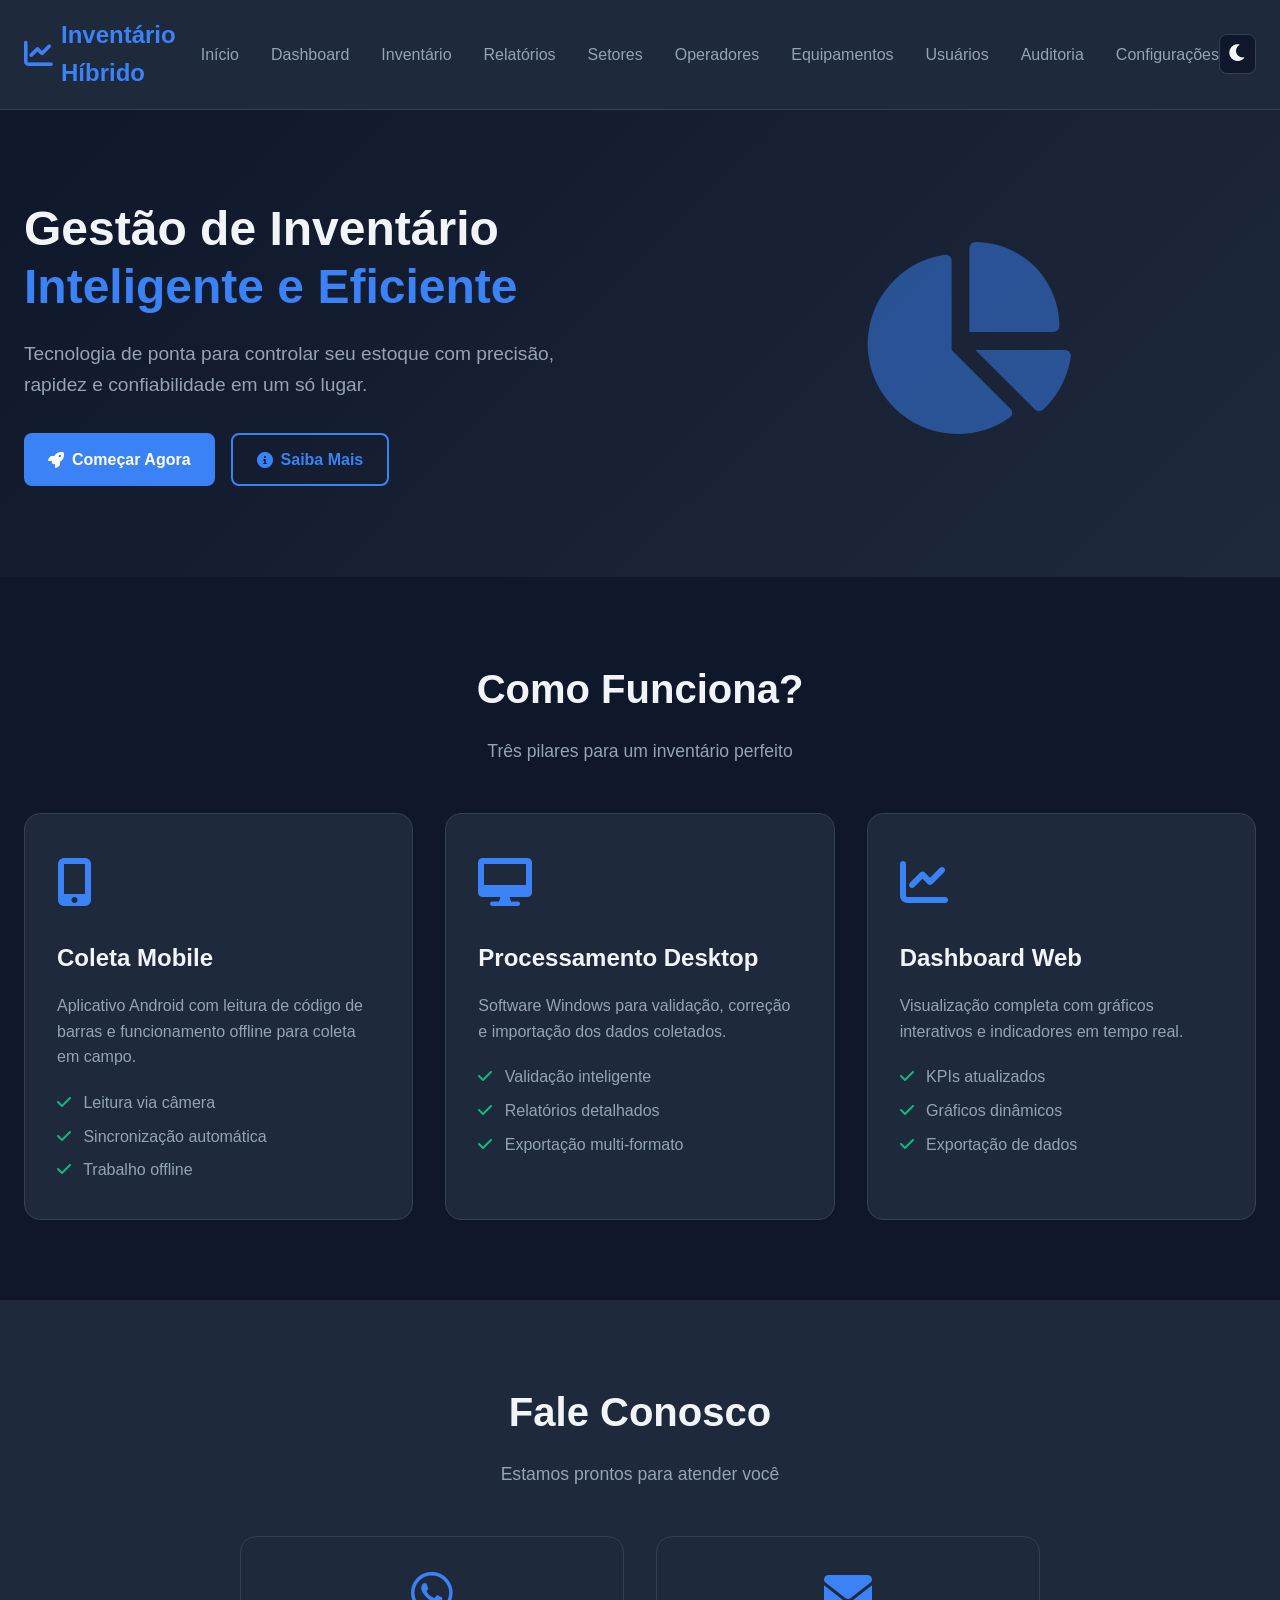
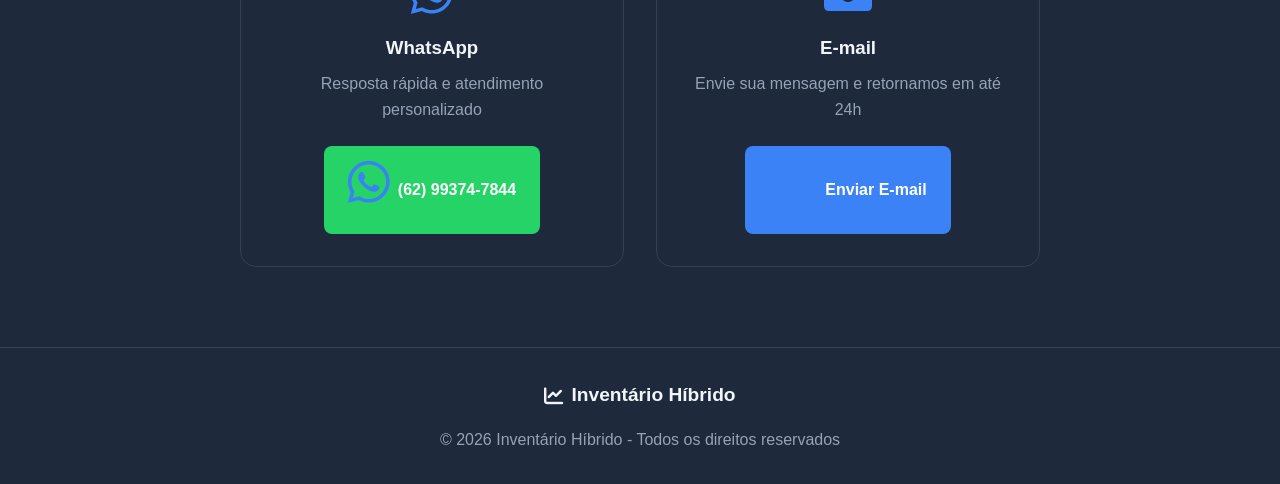
<file: index.html>
<!DOCTYPE html>
<html lang="pt-BR">
<head>
    <meta charset="UTF-8">
    <meta name="viewport" content="width=device-width, initial-scale=1.0">
    <title>Inventário Híbrido | Sistema Inteligente de Gestão</title>
    <link rel="stylesheet" href="https://cdnjs.cloudflare.com/ajax/libs/font-awesome/6.0.0/css/all.min.css">
    <link rel="stylesheet" href="style.css">
</head>
<body>
    <!-- Menu de Navegação -->
   <nav class="navbar">
    <div class="nav-container">
        <div class="logo">
            <i class="fas fa-chart-line"></i>
            <span>Inventário Híbrido</span>
        </div>
        <button class="mobile-menu-btn" id="mobileMenuBtn">
            <i class="fas fa-bars"></i>
        </button>
        <ul class="nav-menu" id="navMenu">
    <li><a href="index.html">Início</a></li>
    <li><a href="dashboard.html">Dashboard</a></li>
    <li><a href="inventario.html">Inventário</a></li>
    <li><a href="relatorios.html">Relatórios</a></li>
    <li><a href="setores.html">Setores</a></li>
    <li><a href="operadores.html">Operadores</a></li>
    <li><a href="equipamentos.html">Equipamentos</a></li>
    <li><a href="usuarios.html">Usuários</a></li>
    <li><a href="auditoria.html">Auditoria</a></li>
    <li><a href="configuracoes.html">Configurações</a></li>
</ul>
        <button class="theme-toggle" id="themeToggle">
            <i class="fas fa-moon"></i>
        </button>
    </div>
</nav>

    <!-- Hero Section -->
    <header class="hero">
        <div class="hero-container">
            <div class="hero-content">
                <h1 class="hero-title">
                    Gestão de Inventário<br>
                    <span class="highlight">Inteligente e Eficiente</span>
                </h1>
                <p class="hero-subtitle">
                    Tecnologia de ponta para controlar seu estoque com precisão, 
                    rapidez e confiabilidade em um só lugar.
                </p>
                <div class="hero-buttons">
                    <a href="dashboard.html" class="btn btn-primary">
                        <i class="fas fa-rocket"></i> Começar Agora
                    </a>
                    <a href="#sobre" class="btn btn-secondary">
                        <i class="fas fa-info-circle"></i> Saiba Mais
                    </a>
                </div>
            </div>
            <div class="hero-image">
                <i class="fas fa-chart-pie"></i>
            </div>
        </div>
    </header>

    <!-- Sobre Section -->
    <section id="sobre" class="section">
        <div class="container">
            <div class="section-header">
                <h2 class="section-title">Como Funciona?</h2>
                <p class="section-subtitle">Três pilares para um inventário perfeito</p>
            </div>
            <div class="features-grid">
                <div class="feature-card">
                    <div class="feature-icon">
                        <i class="fas fa-mobile-alt"></i>
                    </div>
                    <h3>Coleta Mobile</h3>
                    <p>Aplicativo Android com leitura de código de barras e funcionamento offline para coleta em campo.</p>
                    <ul class="feature-list">
                        <li><i class="fas fa-check"></i> Leitura via câmera</li>
                        <li><i class="fas fa-check"></i> Sincronização automática</li>
                        <li><i class="fas fa-check"></i> Trabalho offline</li>
                    </ul>
                </div>
                <div class="feature-card">
                    <div class="feature-icon">
                        <i class="fas fa-desktop"></i>
                    </div>
                    <h3>Processamento Desktop</h3>
                    <p>Software Windows para validação, correção e importação dos dados coletados.</p>
                    <ul class="feature-list">
                        <li><i class="fas fa-check"></i> Validação inteligente</li>
                        <li><i class="fas fa-check"></i> Relatórios detalhados</li>
                        <li><i class="fas fa-check"></i> Exportação multi-formato</li>
                    </ul>
                </div>
                <div class="feature-card">
                    <div class="feature-icon">
                        <i class="fas fa-chart-line"></i>
                    </div>
                    <h3>Dashboard Web</h3>
                    <p>Visualização completa com gráficos interativos e indicadores em tempo real.</p>
                    <ul class="feature-list">
                        <li><i class="fas fa-check"></i> KPIs atualizados</li>
                        <li><i class="fas fa-check"></i> Gráficos dinâmicos</li>
                        <li><i class="fas fa-check"></i> Exportação de dados</li>
                    </ul>
                </div>
            </div>
        </div>
    </section>

    <!-- Contato Section -->
    <section id="contato" class="section contact-section">
        <div class="container">
            <div class="section-header">
                <h2 class="section-title">Fale Conosco</h2>
                <p class="section-subtitle">Estamos prontos para atender você</p>
            </div>
            <div class="contact-grid">
                <div class="contact-card">
                    <i class="fab fa-whatsapp"></i>
                    <h3>WhatsApp</h3>
                    <p>Resposta rápida e atendimento personalizado</p>
                    <a href="https://wa.me/5562993747844" class="btn btn-whatsapp" target="_blank">
                        <i class="fab fa-whatsapp"></i> (62) 99374-7844
                    </a>
                </div>
                <div class="contact-card">
                    <i class="fas fa-envelope"></i>
                    <h3>E-mail</h3>
                    <p>Envie sua mensagem e retornamos em até 24h</p>
                    <a href="mailto:viniciuseroseamerico@outlook.com" class="btn btn-email">
                        <i class="fas fa-envelope"></i> Enviar E-mail
                    </a>
                </div>
            </div>
        </div>
    </section>

    <!-- Footer -->
    <footer class="footer">
        <div class="container">
            <div class="footer-content">
                <div class="footer-logo">
                    <i class="fas fa-chart-line"></i>
                    <span>Inventário Híbrido</span>
                </div>
                <p class="footer-copyright">
                    &copy; 2026 Inventário Híbrido - Todos os direitos reservados
                </p>
            </div>
        </div>
    </footer>

    <script src="script.js"></script>
</body>
</html>
</file>
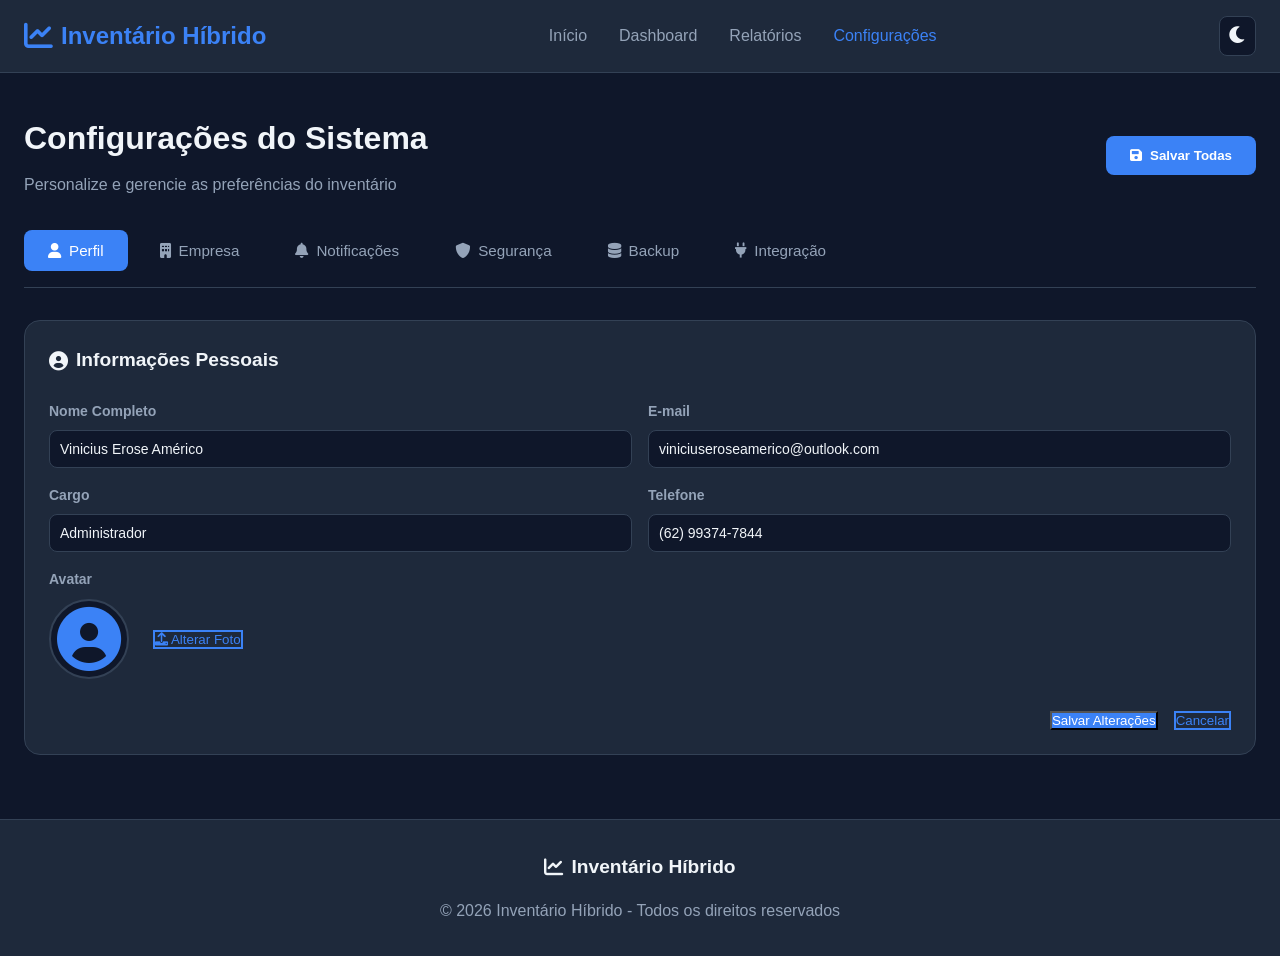
<file: configuracoes.html>
<!DOCTYPE html>
<html lang="pt-BR">
<head>
    <meta charset="UTF-8">
    <meta name="viewport" content="width=device-width, initial-scale=1.0">
    <title>Configurações | Inventário Híbrido</title>
    <link rel="stylesheet" href="https://cdnjs.cloudflare.com/ajax/libs/font-awesome/6.0.0/css/all.min.css">
    <link rel="stylesheet" href="style.css">
</head>
<body>
    <!-- Menu de Navegação -->
    <nav class="navbar">
        <div class="nav-container">
            <div class="logo">
                <i class="fas fa-chart-line"></i>
                <span>Inventário Híbrido</span>
            </div>
            <button class="mobile-menu-btn" id="mobileMenuBtn">
                <i class="fas fa-bars"></i>
            </button>
            <ul class="nav-menu" id="navMenu">
                <li><a href="index.html">Início</a></li>
                <li><a href="dashboard.html">Dashboard</a></li>
                <li><a href="relatorios.html">Relatórios</a></li>
                <li><a href="configuracoes.html" class="active">Configurações</a></li>
            </ul>
            <button class="theme-toggle" id="themeToggle">
                <i class="fas fa-moon"></i>
            </button>
        </div>
    </nav>

    <!-- Conteúdo Principal -->
    <main class="settings-page">
        <div class="container">
            <!-- Header -->
            <div class="page-header">
                <div>
                    <h1>Configurações do Sistema</h1>
                    <p>Personalize e gerencie as preferências do inventário</p>
                </div>
                <button class="btn btn-primary" id="saveAllSettings">
                    <i class="fas fa-save"></i> Salvar Todas
                </button>
            </div>

            <!-- Tabs de Configurações -->
            <div class="settings-tabs">
                <button class="tab-btn active" data-tab="perfil">
                    <i class="fas fa-user"></i> Perfil
                </button>
                <button class="tab-btn" data-tab="empresa">
                    <i class="fas fa-building"></i> Empresa
                </button>
                <button class="tab-btn" data-tab="notificacoes">
                    <i class="fas fa-bell"></i> Notificações
                </button>
                <button class="tab-btn" data-tab="seguranca">
                    <i class="fas fa-shield-alt"></i> Segurança
                </button>
                <button class="tab-btn" data-tab="backup">
                    <i class="fas fa-database"></i> Backup
                </button>
                <button class="tab-btn" data-tab="integracao">
                    <i class="fas fa-plug"></i> Integração
                </button>
            </div>

            <!-- Conteúdo das Tabs -->
            <div class="settings-content">
                <!-- Tab Perfil -->
                <div class="tab-pane active" id="perfil">
                    <div class="settings-card">
                        <h3><i class="fas fa-user-circle"></i> Informações Pessoais</h3>
                        <form id="perfilForm" class="settings-form">
                            <div class="form-row">
                                <div class="form-group">
                                    <label>Nome Completo</label>
                                    <input type="text" id="nomeCompleto" class="form-input" placeholder="Seu nome completo" value="Vinicius Erose Américo">
                                </div>
                                <div class="form-group">
                                    <label>E-mail</label>
                                    <input type="email" id="email" class="form-input" placeholder="seu@email.com" value="viniciuseroseamerico@outlook.com">
                                </div>
                            </div>
                            <div class="form-row">
                                <div class="form-group">
                                    <label>Cargo</label>
                                    <input type="text" id="cargo" class="form-input" placeholder="Seu cargo" value="Administrador">
                                </div>
                                <div class="form-group">
                                    <label>Telefone</label>
                                    <input type="tel" id="telefone" class="form-input" placeholder="(00) 00000-0000" value="(62) 99374-7844">
                                </div>
                            </div>
                            <div class="form-group">
                                <label>Avatar</label>
                                <div class="avatar-upload">
                                    <div class="avatar-preview" id="avatarPreview">
                                        <i class="fas fa-user-circle"></i>
                                    </div>
                                    <div class="avatar-actions">
                                        <button type="button" class="btn-secondary" id="uploadAvatarBtn">
                                            <i class="fas fa-upload"></i> Alterar Foto
                                        </button>
                                        <input type="file" id="avatarInput" accept="image/*" style="display: none;">
                                    </div>
                                </div>
                            </div>
                            <div class="form-actions">
                                <button type="submit" class="btn-primary">Salvar Alterações</button>
                                <button type="button" class="btn-secondary" id="cancelPerfil">Cancelar</button>
                            </div>
                        </form>
                    </div>
                </div>

                <!-- Tab Empresa -->
                <div class="tab-pane" id="empresa">
                    <div class="settings-card">
                        <h3><i class="fas fa-building"></i> Dados da Empresa</h3>
                        <form id="empresaForm" class="settings-form">
                            <div class="form-row">
                                <div class="form-group">
                                    <label>Razão Social</label>
                                    <input type="text" id="razaoSocial" class="form-input" placeholder="Razão Social" value="Inventário Híbrido Sistemas Ltda">
                                </div>
                                <div class="form-group">
                                    <label>Nome Fantasia</label>
                                    <input type="text" id="nomeFantasia" class="form-input" placeholder="Nome Fantasia" value="Inventário Híbrido">
                                </div>
                            </div>
                            <div class="form-row">
                                <div class="form-group">
                                    <label>CNPJ</label>
                                    <input type="text" id="cnpj" class="form-input" placeholder="00.000.000/0001-00" value="12.345.678/0001-90">
                                </div>
                                <div class="form-group">
                                    <label>Inscrição Estadual</label>
                                    <input type="text" id="ie" class="form-input" placeholder="Inscrição Estadual" value="123.456.789">
                                </div>
                            </div>
                            <div class="form-group">
                                <label>Endereço</label>
                                <input type="text" id="endereco" class="form-input" placeholder="Endereço completo" value="Av. Paulista, 1000 - Bela Vista, São Paulo - SP">
                            </div>
                            <div class="form-row">
                                <div class="form-group">
                                    <label>Cidade</label>
                                    <input type="text" id="cidade" class="form-input" placeholder="Cidade" value="São Paulo">
                                </div>
                                <div class="form-group">
                                    <label>Estado</label>
                                    <select id="estado" class="form-select">
                                        <option value="SP" selected>SP - São Paulo</option>
                                        <option value="RJ">RJ - Rio de Janeiro</option>
                                        <option value="MG">MG - Minas Gerais</option>
                                        <option value="GO">GO - Goiás</option>
                                    </select>
                                </div>
                            </div>
                            <div class="form-actions">
                                <button type="submit" class="btn-primary">Salvar Alterações</button>
                            </div>
                        </form>
                    </div>

                    <div class="settings-card">
                        <h3><i class="fas fa-calculator"></i> Configurações Financeiras</h3>
                        <form id="financeiroForm" class="settings-form">
                            <div class="form-row">
                                <div class="form-group">
                                    <label>Moeda Padrão</label>
                                    <select id="moeda" class="form-select">
                                        <option value="BRL" selected>BRL - Real Brasileiro (R$)</option>
                                        <option value="USD">USD - Dólar Americano (US$)</option>
                                        <option value="EUR">EUR - Euro (€)</option>
                                    </select>
                                </div>
                                <div class="form-group">
                                    <label>Formato de Data</label>
                                    <select id="formatoData" class="form-select">
                                        <option value="DD/MM/YYYY" selected>DD/MM/YYYY</option>
                                        <option value="MM/DD/YYYY">MM/DD/YYYY</option>
                                        <option value="YYYY-MM-DD">YYYY-MM-DD</option>
                                    </select>
                                </div>
                            </div>
                            <div class="form-group">
                                <label>Alíquota de Imposto Padrão (%)</label>
                                <input type="number" id="imposto" class="form-input" step="0.01" value="18.00">
                            </div>
                            <div class="form-actions">
                                <button type="submit" class="btn-primary">Salvar Alterações</button>
                            </div>
                        </form>
                    </div>
                </div>

                <!-- Tab Notificações -->
                <div class="tab-pane" id="notificacoes">
                    <div class="settings-card">
                        <h3><i class="fas fa-envelope"></i> Notificações por E-mail</h3>
                        <div class="settings-options">
                            <div class="option-item">
                                <label class="toggle-switch">
                                    <input type="checkbox" id="notifEstoqueBaixo" checked>
                                    <span class="toggle-slider"></span>
                                </label>
                                <div class="option-info">
                                    <strong>Alerta de Estoque Baixo</strong>
                                    <p>Receber notificação quando itens atingirem o estoque mínimo</p>
                                </div>
                            </div>
                            <div class="option-item">
                                <label class="toggle-switch">
                                    <input type="checkbox" id="notifInventario">
                                    <span class="toggle-slider"></span>
                                </label>
                                <div class="option-info">
                                    <strong>Relatórios de Inventário</strong>
                                    <p>Receber relatórios semanais de inventário</p>
                                </div>
                            </div>
                            <div class="option-item">
                                <label class="toggle-switch">
                                    <input type="checkbox" id="notifBackup" checked>
                                    <span class="toggle-slider"></span>
                                </label>
                                <div class="option-info">
                                    <strong>Backup Realizado</strong>
                                    <p>Receber confirmação de backups realizados</p>
                                </div>
                            </div>
                        </div>
                    </div>

                    <div class="settings-card">
                        <h3><i class="fas fa-mobile-alt"></i> Notificações Push</h3>
                        <div class="settings-options">
                            <div class="option-item">
                                <label class="toggle-switch">
                                    <input type="checkbox" id="pushAlertas" checked>
                                    <span class="toggle-slider"></span>
                                </label>
                                <div class="option-info">
                                    <strong>Alertas em Tempo Real</strong>
                                    <p>Receber alertas instantâneos no navegador</p>
                                </div>
                            </div>
                            <div class="option-item">
                                <label class="toggle-switch">
                                    <input type="checkbox" id="pushAtualizacoes" checked>
                                    <span class="toggle-slider"></span>
                                </label>
                                <div class="option-info">
                                    <strong>Atualizações do Sistema</strong>
                                    <p>Receber novidades sobre atualizações</p>
                                </div>
                            </div>
                        </div>
                    </div>
                </div>

                <!-- Tab Segurança -->
                <div class="tab-pane" id="seguranca">
                    <div class="settings-card">
                        <h3><i class="fas fa-key"></i> Alterar Senha</h3>
                        <form id="senhaForm" class="settings-form">
                            <div class="form-group">
                                <label>Senha Atual</label>
                                <input type="password" id="senhaAtual" class="form-input" placeholder="Digite sua senha atual">
                            </div>
                            <div class="form-group">
                                <label>Nova Senha</label>
                                <input type="password" id="novaSenha" class="form-input" placeholder="Digite a nova senha">
                                <span class="password-strength" id="senhaStrength"></span>
                            </div>
                            <div class="form-group">
                                <label>Confirmar Nova Senha</label>
                                <input type="password" id="confirmarSenha" class="form-input" placeholder="Confirme a nova senha">
                            </div>
                            <div class="form-actions">
                                <button type="submit" class="btn-primary">Alterar Senha</button>
                            </div>
                        </form>
                    </div>

                    <div class="settings-card">
                        <h3><i class="fas fa-fingerprint"></i> Autenticação em Dois Fatores</h3>
                        <div class="two-factor">
                            <div class="two-factor-info">
                                <i class="fas fa-shield-alt"></i>
                                <div>
                                    <strong>Proteção adicional para sua conta</strong>
                                    <p>Adicione uma camada extra de segurança</p>
                                </div>
                            </div>
                            <button class="btn-secondary" id="enable2FA">Ativar 2FA</button>
                        </div>
                    </div>

                    <div class="settings-card">
                        <h3><i class="fas fa-history"></i> Sessões Ativas</h3>
                        <div class="sessions-list" id="sessionsList">
                            <div class="session-item">
                                <i class="fas fa-laptop"></i>
                                <div>
                                    <strong>Este dispositivo</strong>
                                    <p>Chrome - Windows • São Paulo, SP</p>
                                    <small>Ativo agora</small>
                                </div>
                                <button class="btn-icon disabled" disabled><i class="fas fa-check"></i> Atual</button>
                            </div>
                        </div>
                        <button class="btn-secondary" id="logoutAllDevices">Encerrar Todas as Sessões</button>
                    </div>
                </div>

                <!-- Tab Backup -->
                <div class="tab-pane" id="backup">
                    <div class="settings-card">
                        <h3><i class="fas fa-cloud-upload-alt"></i> Backup Automático</h3>
                        <div class="settings-options">
                            <div class="option-item">
                                <label class="toggle-switch">
                                    <input type="checkbox" id="backupAuto" checked>
                                    <span class="toggle-slider"></span>
                                </label>
                                <div class="option-info">
                                    <strong>Backup Automático Diário</strong>
                                    <p>Realizar backup todos os dias às 23:59</p>
                                </div>
                            </div>
                        </div>
                        <div class="backup-schedule">
                            <label>Horário do Backup</label>
                            <input type="time" id="backupTime" class="form-input" value="23:59">
                        </div>
                    </div>

                    <div class="settings-card">
                        <h3><i class="fas fa-download"></i> Backup Manual</h3>
                        <div class="backup-actions">
                            <button class="btn-primary" id="backupNow">
                                <i class="fas fa-database"></i> Realizar Backup Agora
                            </button>
                            <button class="btn-secondary" id="restoreBackup">
                                <i class="fas fa-upload"></i> Restaurar Backup
                            </button>
                            <input type="file" id="restoreFile" accept=".json,.zip" style="display: none;">
                        </div>
                        <div class="backup-history">
                            <h4>Últimos Backups</h4>
                            <ul id="backupHistoryList">
                                <li><i class="fas fa-check-circle"></i> 24/03/2026 23:59 - Backup completo</li>
                                <li><i class="fas fa-check-circle"></i> 23/03/2026 23:59 - Backup completo</li>
                                <li><i class="fas fa-check-circle"></i> 22/03/2026 23:59 - Backup completo</li>
                            </ul>
                        </div>
                    </div>
                </div>

                <!-- Tab Integração -->
                <div class="tab-pane" id="integracao">
                    <div class="settings-card">
                        <h3><i class="fab fa-whatsapp"></i> Integração WhatsApp</h3>
                        <div class="integration-form">
                            <div class="form-group">
                                <label>Número WhatsApp para Notificações</label>
                                <input type="tel" id="whatsappNumber" class="form-input" placeholder="(00) 00000-0000" value="5562993747844">
                            </div>
                            <div class="option-item">
                                <label class="toggle-switch">
                                    <input type="checkbox" id="whatsappNotif" checked>
                                    <span class="toggle-slider"></span>
                                </label>
                                <div class="option-info">
                                    <strong>Receber notificações via WhatsApp</strong>
                                    <p>Alertas de estoque e relatórios diretamente no seu WhatsApp</p>
                                </div>
                            </div>
                            <button class="btn-primary" id="testWhatsapp">
                                <i class="fab fa-whatsapp"></i> Testar Conexão
                            </button>
                        </div>
                    </div>

                    <div class="settings-card">
                        <h3><i class="fas fa-cloud"></i> API e Webhooks</h3>
                        <div class="api-config">
                            <div class="form-group">
                                <label>API Key</label>
                                <div class="api-key-display">
                                    <input type="text" id="apiKey" class="form-input" value="ih_2026_abc123def456" readonly>
                                    <button class="btn-icon" id="copyApiKey"><i class="fas fa-copy"></i></button>
                                    <button class="btn-icon" id="generateApiKey"><i class="fas fa-sync-alt"></i></button>
                                </div>
                            </div>
                            <div class="form-group">
                                <label>Webhook URL</label>
                                <input type="url" id="webhookUrl" class="form-input" placeholder="https://seuservidor.com/webhook">
                            </div>
                            <div class="form-actions">
                                <button class="btn-primary" id="saveApiSettings">Salvar Configurações</button>
                            </div>
                        </div>
                    </div>
                </div>
            </div>
        </div>
    </main>

    <footer class="footer">
        <div class="container">
            <div class="footer-content">
                <div class="footer-logo">
                    <i class="fas fa-chart-line"></i>
                    <span>Inventário Híbrido</span>
                </div>
                <p class="footer-copyright">
                    &copy; 2026 Inventário Híbrido - Todos os direitos reservados
                </p>
            </div>
        </div>
    </footer>

    <script src="script.js"></script>
</body>
</html>
</file>
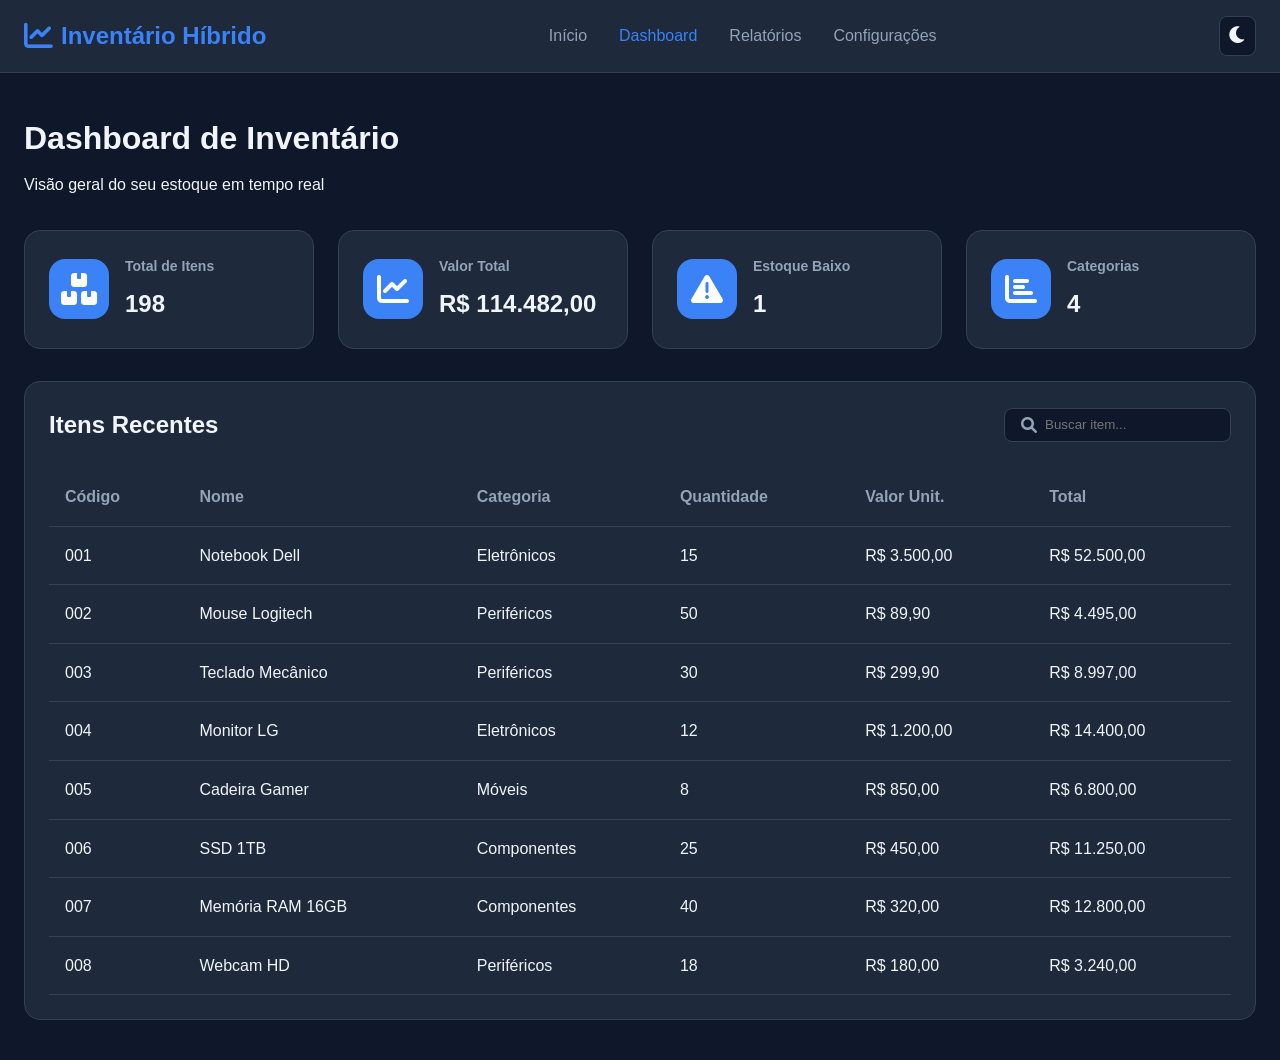
<file: dashboard.html>
<!DOCTYPE html>
<html lang="pt-BR">
<head>
    <meta charset="UTF-8">
    <meta name="viewport" content="width=device-width, initial-scale=1.0">
    <title>Dashboard | Inventário Híbrido</title>
    <link rel="stylesheet" href="https://cdnjs.cloudflare.com/ajax/libs/font-awesome/6.0.0/css/all.min.css">
    <link rel="stylesheet" href="style.css">
</head>
<body>
    <nav class="navbar">
        <div class="nav-container">
            <div class="logo">
                <i class="fas fa-chart-line"></i>
                <span>Inventário Híbrido</span>
            </div>
            <button class="mobile-menu-btn" id="mobileMenuBtn">
                <i class="fas fa-bars"></i>
            </button>
            <ul class="nav-menu" id="navMenu">
                <li><a href="index.html">Início</a></li>
                <li><a href="dashboard.html" class="active">Dashboard</a></li>
                <li><a href="relatorios.html">Relatórios</a></li>
                <li><a href="configuracoes.html">Configurações</a></li>
            </ul>
            <button class="theme-toggle" id="themeToggle">
                <i class="fas fa-moon"></i>
            </button>
        </div>
    </nav>

    <main class="dashboard">
        <div class="container">
            <div class="dashboard-header">
                <h1>Dashboard de Inventário</h1>
                <p>Visão geral do seu estoque em tempo real</p>
            </div>

            <div class="kpi-grid">
                <div class="kpi-card">
                    <div class="kpi-icon"><i class="fas fa-boxes"></i></div>
                    <div class="kpi-info">
                        <h3>Total de Itens</h3>
                        <div class="kpi-value" id="totalItems">0</div>
                    </div>
                </div>
                <div class="kpi-card">
                    <div class="kpi-icon"><i class="fas fa-chart-line"></i></div>
                    <div class="kpi-info">
                        <h3>Valor Total</h3>
                        <div class="kpi-value" id="totalValue">R$ 0</div>
                    </div>
                </div>
                <div class="kpi-card">
                    <div class="kpi-icon"><i class="fas fa-exclamation-triangle"></i></div>
                    <div class="kpi-info">
                        <h3>Estoque Baixo</h3>
                        <div class="kpi-value" id="lowStock">0</div>
                    </div>
                </div>
                <div class="kpi-card">
                    <div class="kpi-icon"><i class="fas fa-chart-bar"></i></div>
                    <div class="kpi-info">
                        <h3>Categorias</h3>
                        <div class="kpi-value" id="categories">0</div>
                    </div>
                </div>
            </div>

            <div class="table-container">
                <div class="table-header">
                    <h2>Itens Recentes</h2>
                    <div class="search-box">
                        <i class="fas fa-search"></i>
                        <input type="text" id="searchInput" placeholder="Buscar item...">
                    </div>
                </div>
                <div class="table-responsive">
                    <table class="data-table">
                        <thead>
                            <tr><th>Código</th><th>Nome</th><th>Categoria</th><th>Quantidade</th><th>Valor Unit.</th><th>Total</th></tr>
                        </thead>
                        <tbody id="tableBody"></tbody>
                    </table>
                </div>
            </div>
        </div>
    </main>

    <script>
        // Dados mockados
        const inventoryData = [
            { codigo: '001', nome: 'Notebook Dell', categoria: 'Eletrônicos', quantidade: 15, valorUnit: 3500.00 },
            { codigo: '002', nome: 'Mouse Logitech', categoria: 'Periféricos', quantidade: 50, valorUnit: 89.90 },
            { codigo: '003', nome: 'Teclado Mecânico', categoria: 'Periféricos', quantidade: 30, valorUnit: 299.90 },
            { codigo: '004', nome: 'Monitor LG', categoria: 'Eletrônicos', quantidade: 12, valorUnit: 1200.00 },
            { codigo: '005', nome: 'Cadeira Gamer', categoria: 'Móveis', quantidade: 8, valorUnit: 850.00 },
            { codigo: '006', nome: 'SSD 1TB', categoria: 'Componentes', quantidade: 25, valorUnit: 450.00 },
            { codigo: '007', nome: 'Memória RAM 16GB', categoria: 'Componentes', quantidade: 40, valorUnit: 320.00 },
            { codigo: '008', nome: 'Webcam HD', categoria: 'Periféricos', quantidade: 18, valorUnit: 180.00 }
        ];

        function formatCurrency(value) {
            return new Intl.NumberFormat('pt-BR', { style: 'currency', currency: 'BRL' }).format(value);
        }

        function updateDashboard() {
            const totalItems = inventoryData.reduce((s, i) => s + i.quantidade, 0);
            const totalValue = inventoryData.reduce((s, i) => s + (i.quantidade * i.valorUnit), 0);
            const lowStock = inventoryData.filter(i => i.quantidade < 10).length;
            const categories = [...new Set(inventoryData.map(i => i.categoria))].length;

            document.getElementById('totalItems').textContent = totalItems;
            document.getElementById('totalValue').textContent = formatCurrency(totalValue);
            document.getElementById('lowStock').textContent = lowStock;
            document.getElementById('categories').textContent = categories;

            renderTable(inventoryData);
        }

        function renderTable(data, search = '') {
            const filtered = data.filter(i => 
                i.nome.toLowerCase().includes(search.toLowerCase()) ||
                i.codigo.includes(search) ||
                i.categoria.toLowerCase().includes(search)
            );

            const tbody = document.getElementById('tableBody');
            tbody.innerHTML = filtered.map(i => `
                <tr>
                    <td>${i.codigo}</td>
                    <td>${i.nome}</td>
                    <td>${i.categoria}</td>
                    <td>${i.quantidade}</td>
                    <td>${formatCurrency(i.valorUnit)}</td>
                    <td>${formatCurrency(i.quantidade * i.valorUnit)}</td>
                </tr>
            `).join('');

            if (!filtered.length) {
                tbody.innerHTML = '<tr><td colspan="6" style="text-align:center">Nenhum item encontrado</td></tr>';
            }
        }

        // Menu mobile
        document.getElementById('mobileMenuBtn')?.addEventListener('click', () => {
            document.getElementById('navMenu').classList.toggle('active');
        });

        // Busca
        document.getElementById('searchInput')?.addEventListener('input', (e) => {
            renderTable(inventoryData, e.target.value);
        });

        // Modo escuro/claro
        const toggle = document.getElementById('themeToggle');
        if (localStorage.getItem('theme') === 'light') document.body.classList.add('light-mode');
        toggle?.addEventListener('click', () => {
            document.body.classList.toggle('light-mode');
            const isLight = document.body.classList.contains('light-mode');
            localStorage.setItem('theme', isLight ? 'light' : 'dark');
            toggle.innerHTML = isLight ? '<i class="fas fa-sun"></i>' : '<i class="fas fa-moon"></i>';
        });

        updateDashboard();
    </script>
</body>
</html>
</file>
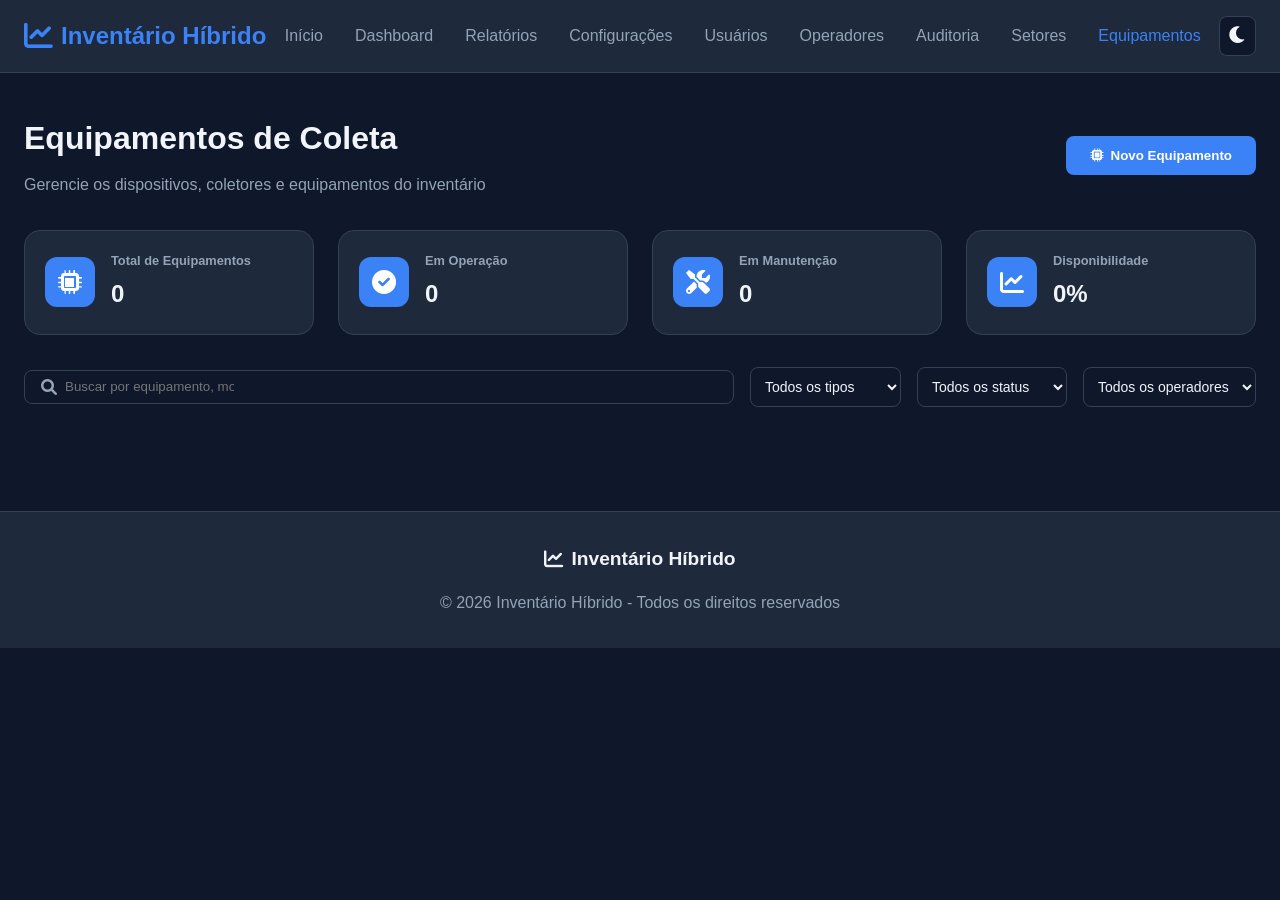
<file: equipamentos.html>
<!DOCTYPE html>
<html lang="pt-BR">
<head>
    <meta charset="UTF-8">
    <meta name="viewport" content="width=device-width, initial-scale=1.0">
    <title>Equipamentos | Inventário Híbrido</title>
    <link rel="stylesheet" href="https://cdnjs.cloudflare.com/ajax/libs/font-awesome/6.0.0/css/all.min.css">
    <link rel="stylesheet" href="style.css">
</head>
<body>
    <!-- Menu de Navegação -->
    <nav class="navbar">
        <div class="nav-container">
            <div class="logo">
                <i class="fas fa-chart-line"></i>
                <span>Inventário Híbrido</span>
            </div>
            <button class="mobile-menu-btn" id="mobileMenuBtn">
                <i class="fas fa-bars"></i>
            </button>
            <ul class="nav-menu" id="navMenu">
                <li><a href="index.html">Início</a></li>
                <li><a href="dashboard.html">Dashboard</a></li>
                <li><a href="relatorios.html">Relatórios</a></li>
                <li><a href="configuracoes.html">Configurações</a></li>
                <li><a href="usuarios.html">Usuários</a></li>
                <li><a href="operadores.html">Operadores</a></li>
                <li><a href="auditoria.html">Auditoria</a></li>
                <li><a href="setores.html">Setores</a></li>
                <li><a href="equipamentos.html" class="active">Equipamentos</a></li>
            </ul>
            <button class="theme-toggle" id="themeToggle">
                <i class="fas fa-moon"></i>
            </button>
        </div>
    </nav>

    <!-- Conteúdo Principal -->
    <main class="equipment-page">
        <div class="container">
            <!-- Header -->
            <div class="page-header">
                <div>
                    <h1>Equipamentos de Coleta</h1>
                    <p>Gerencie os dispositivos, coletores e equipamentos do inventário</p>
                </div>
                <button class="btn btn-primary" id="openEquipmentModal">
                    <i class="fas fa-microchip"></i> Novo Equipamento
                </button>
            </div>

            <!-- Cards de Estatísticas -->
            <div class="equipment-stats">
                <div class="stat-card">
                    <div class="stat-icon">
                        <i class="fas fa-microchip"></i>
                    </div>
                    <div class="stat-info">
                        <h3>Total de Equipamentos</h3>
                        <div class="stat-value" id="totalEquipment">0</div>
                    </div>
                </div>
                <div class="stat-card">
                    <div class="stat-icon">
                        <i class="fas fa-check-circle"></i>
                    </div>
                    <div class="stat-info">
                        <h3>Em Operação</h3>
                        <div class="stat-value" id="activeEquipment">0</div>
                    </div>
                </div>
                <div class="stat-card">
                    <div class="stat-icon">
                        <i class="fas fa-tools"></i>
                    </div>
                    <div class="stat-info">
                        <h3>Em Manutenção</h3>
                        <div class="stat-value" id="maintenanceEquipment">0</div>
                    </div>
                </div>
                <div class="stat-card">
                    <div class="stat-icon">
                        <i class="fas fa-chart-line"></i>
                    </div>
                    <div class="stat-info">
                        <h3>Disponibilidade</h3>
                        <div class="stat-value" id="availabilityRate">0%</div>
                    </div>
                </div>
            </div>

            <!-- Filtros e Busca -->
            <div class="equipment-filters">
                <div class="search-box">
                    <i class="fas fa-search"></i>
                    <input type="text" id="searchEquipment" placeholder="Buscar por equipamento, modelo ou operador...">
                </div>
                <div class="filter-group">
                    <select id="filterType" class="form-select">
                        <option value="all">Todos os tipos</option>
                        <option value="coletor">Coletor de Dados</option>
                        <option value="tablet">Tablet</option>
                        <option value="smartphone">Smartphone</option>
                        <option value="impressora">Impressora</option>
                        <option value="acessorio">Acessório</option>
                    </select>
                </div>
                <div class="filter-group">
                    <select id="filterStatus" class="form-select">
                        <option value="all">Todos os status</option>
                        <option value="active">Em operação</option>
                        <option value="maintenance">Em manutenção</option>
                        <option value="inactive">Inativo</option>
                        <option value="lost">Extraviado</option>
                    </select>
                </div>
                <div class="filter-group">
                    <select id="filterOperator" class="form-select">
                        <option value="all">Todos os operadores</option>
                        <option value="assigned">Atribuídos</option>
                        <option value="unassigned">Não atribuídos</option>
                    </select>
                </div>
            </div>

            <!-- Grid de Equipamentos -->
            <div class="equipment-grid" id="equipmentGrid">
                <!-- Cards serão inseridos via JavaScript -->
            </div>

            <!-- Paginação -->
            <div class="pagination-container">
                <div class="pagination" id="pagination">
                    <!-- Paginação será inserida via JavaScript -->
                </div>
            </div>
        </div>
    </main>

    <!-- Modal de Cadastro/Edição de Equipamento -->
    <div id="equipmentModal" class="modal">
        <div class="modal-content modal-large">
            <div class="modal-header">
                <h3 id="modalTitle">Novo Equipamento</h3>
                <button class="modal-close">&times;</button>
            </div>
            <div class="modal-body">
                <form id="equipmentForm">
                    <div class="form-row">
                        <div class="form-group">
                            <label>Nome do Equipamento *</label>
                            <input type="text" id="equipNome" class="form-input" required>
                        </div>
                        <div class="form-group">
                            <label>Número de Série *</label>
                            <input type="text" id="equipSerial" class="form-input" required>
                        </div>
                    </div>
                    <div class="form-row">
                        <div class="form-group">
                            <label>Tipo *</label>
                            <select id="equipTipo" class="form-select" required>
                                <option value="">Selecione...</option>
                                <option value="coletor">Coletor de Dados</option>
                                <option value="tablet">Tablet</option>
                                <option value="smartphone">Smartphone</option>
                                <option value="impressora">Impressora</option>
                                <option value="acessorio">Acessório</option>
                            </select>
                        </div>
                        <div class="form-group">
                            <label>Modelo</label>
                            <input type="text" id="equipModelo" class="form-input" placeholder="Ex: TC21, MC93, X5">
                        </div>
                    </div>
                    <div class="form-row">
                        <div class="form-group">
                            <label>Fabricante</label>
                            <input type="text" id="equipFabricante" class="form-input" placeholder="Ex: Zebra, Honeywell, Samsung">
                        </div>
                        <div class="form-group">
                            <label>Data de Aquisição</label>
                            <input type="date" id="equipAquisicao" class="form-input">
                        </div>
                    </div>
                    <div class="form-row">
                        <div class="form-group">
                            <label>Status *</label>
                            <select id="equipStatus" class="form-select" required>
                                <option value="active">Em operação</option>
                                <option value="maintenance">Em manutenção</option>
                                <option value="inactive">Inativo</option>
                                <option value="lost">Extraviado</option>
                            </select>
                        </div>
                        <div class="form-group">
                            <label>Operador Responsável</label>
                            <select id="equipOperador" class="form-select">
                                <option value="">Não atribuído</option>
                                <!-- Opções serão inseridas via JavaScript -->
                            </select>
                        </div>
                    </div>
                    <div class="form-row">
                        <div class="form-group">
                            <label>Última Calibração</label>
                            <input type="date" id="equipCalibracao" class="form-input">
                        </div>
                        <div class="form-group">
                            <label>Próxima Calibração</label>
                            <input type="date" id="equipProxCalibracao" class="form-input">
                        </div>
                    </div>
                    <div class="form-group">
                        <label>Observações</label>
                        <textarea id="equipObservacoes" class="form-textarea" rows="3" placeholder="Histórico de manutenção, observações importantes..."></textarea>
                    </div>
                    
                    <div class="form-actions">
                        <button type="submit" class="btn-primary">Salvar Equipamento</button>
                        <button type="button" class="btn-secondary" id="closeModal">Cancelar</button>
                    </div>
                </form>
            </div>
        </div>
    </div>

    <!-- Modal de Histórico de Manutenção -->
    <div id="maintenanceModal" class="modal">
        <div class="modal-content modal-medium">
            <div class="modal-header">
                <h3>Histórico de Manutenção</h3>
                <button class="modal-close">&times;</button>
            </div>
            <div class="modal-body" id="maintenanceContent">
                <!-- Conteúdo será inserido via JavaScript -->
            </div>
            <div class="modal-footer">
                <button class="btn-primary" id="addMaintenanceBtn">
                    <i class="fas fa-plus"></i> Nova Manutenção
                </button>
            </div>
        </div>
    </div>

    <!-- Modal de Atribuição de Equipamento -->
    <div id="assignModal" class="modal">
        <div class="modal-content modal-small">
            <div class="modal-header">
                <h3>Atribuir Equipamento</h3>
                <button class="modal-close">&times;</button>
            </div>
            <div class="modal-body">
                <form id="assignForm">
                    <div class="form-group">
                        <label>Equipamento</label>
                        <input type="text" id="assignEquipmentName" class="form-input" readonly>
                    </div>
                    <div class="form-group">
                        <label>Operador</label>
                        <select id="assignOperator" class="form-select" required>
                            <option value="">Selecione um operador</option>
                        </select>
                    </div>
                    <div class="form-group">
                        <label>Data de Atribuição</label>
                        <input type="date" id="assignDate" class="form-input" required>
                    </div>
                    <div class="form-actions">
                        <button type="submit" class="btn-primary">Atribuir</button>
                        <button type="button" class="btn-secondary" id="closeAssignModal">Cancelar</button>
                    </div>
                </form>
            </div>
        </div>
    </div>

    <footer class="footer">
        <div class="container">
            <div class="footer-content">
                <div class="footer-logo">
                    <i class="fas fa-chart-line"></i>
                    <span>Inventário Híbrido</span>
                </div>
                <p class="footer-copyright">
                    &copy; 2026 Inventário Híbrido - Todos os direitos reservados
                </p>
            </div>
        </div>
    </footer>

    <script src="script.js"></script>
</body>
</html>
</file>
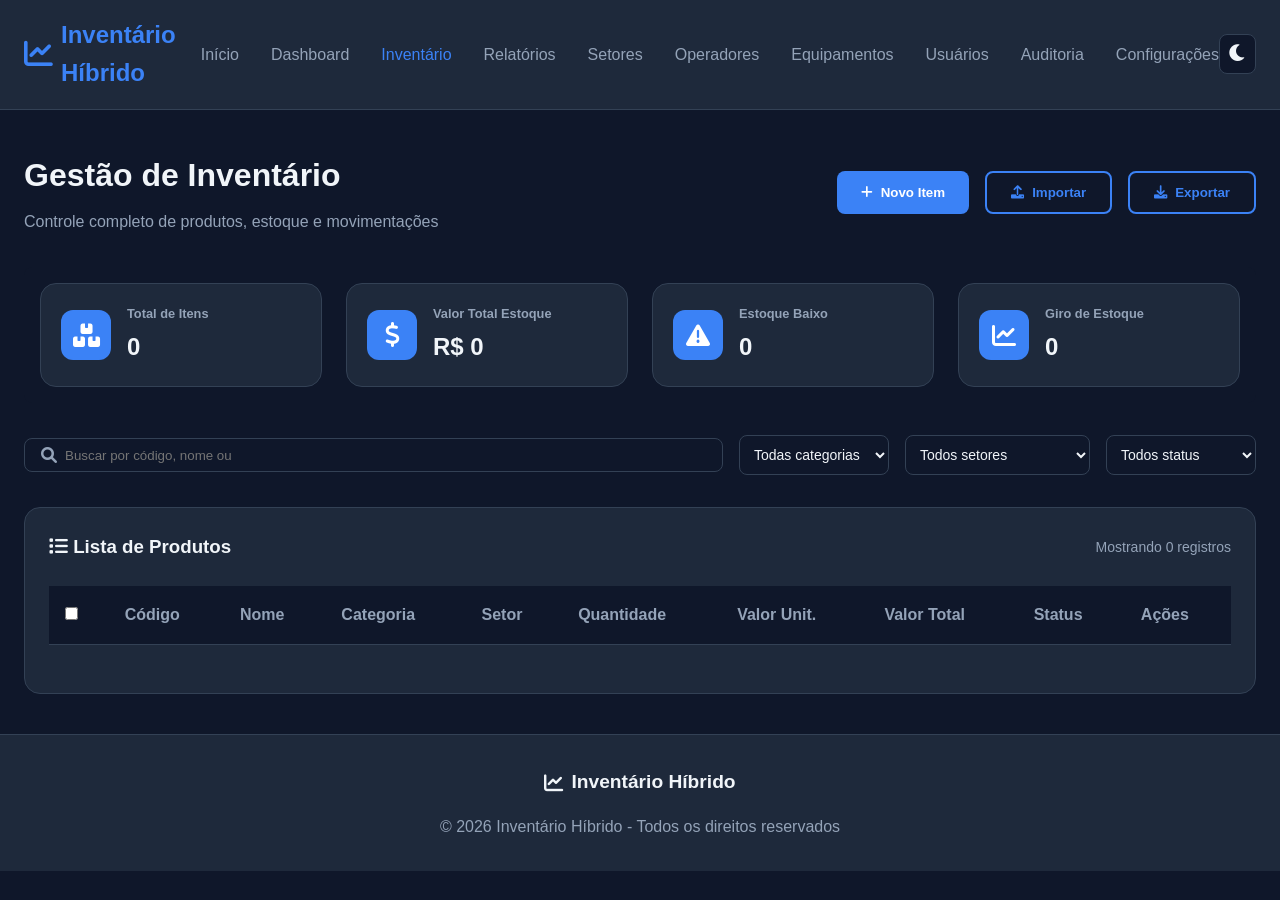
<file: inventario.html>
<!DOCTYPE html>
<html lang="pt-BR">
<head>
    <meta charset="UTF-8">
    <meta name="viewport" content="width=device-width, initial-scale=1.0">
    <title>Inventário | Sistema de Gestão</title>
    <link rel="stylesheet" href="https://cdnjs.cloudflare.com/ajax/libs/font-awesome/6.0.0/css/all.min.css">
    <link rel="stylesheet" href="style.css">
</head>
<body>
    <!-- Menu de Navegação -->
    <nav class="navbar">
        <div class="nav-container">
            <div class="logo">
                <i class="fas fa-chart-line"></i>
                <span>Inventário Híbrido</span>
            </div>
            <button class="mobile-menu-btn" id="mobileMenuBtn">
                <i class="fas fa-bars"></i>
            </button>
            <ul class="nav-menu" id="navMenu">
                <li><a href="index.html">Início</a></li>
                <li><a href="dashboard.html">Dashboard</a></li>
                <li><a href="inventario.html" class="active">Inventário</a></li>
                <li><a href="relatorios.html">Relatórios</a></li>
                <li><a href="setores.html">Setores</a></li>
                <li><a href="operadores.html">Operadores</a></li>
                <li><a href="equipamentos.html">Equipamentos</a></li>
                <li><a href="usuarios.html">Usuários</a></li>
                <li><a href="auditoria.html">Auditoria</a></li>
                <li><a href="configuracoes.html">Configurações</a></li>
            </ul>
            <button class="theme-toggle" id="themeToggle">
                <i class="fas fa-moon"></i>
            </button>
        </div>
    </nav>

    <!-- Conteúdo Principal -->
    <main class="inventory-page">
        <div class="container">
            <!-- Header -->
            <div class="page-header">
                <div>
                    <h1>Gestão de Inventário</h1>
                    <p>Controle completo de produtos, estoque e movimentações</p>
                </div>
                <div class="header-actions">
                    <button class="btn btn-primary" id="openItemModal">
                        <i class="fas fa-plus"></i> Novo Item
                    </button>
                    <button class="btn btn-secondary" id="importItemsBtn">
                        <i class="fas fa-upload"></i> Importar
                    </button>
                    <button class="btn btn-secondary" id="exportItemsBtn">
                        <i class="fas fa-download"></i> Exportar
                    </button>
                </div>
            </div>

            <!-- Cards de Estatísticas -->
            <div class="inventory-stats">
                <div class="stat-card">
                    <div class="stat-icon">
                        <i class="fas fa-boxes"></i>
                    </div>
                    <div class="stat-info">
                        <h3>Total de Itens</h3>
                        <div class="stat-value" id="totalItemsCount">0</div>
                    </div>
                </div>
                <div class="stat-card">
                    <div class="stat-icon">
                        <i class="fas fa-dollar-sign"></i>
                    </div>
                    <div class="stat-info">
                        <h3>Valor Total Estoque</h3>
                        <div class="stat-value" id="totalValue">R$ 0</div>
                    </div>
                </div>
                <div class="stat-card">
                    <div class="stat-icon">
                        <i class="fas fa-exclamation-triangle"></i>
                    </div>
                    <div class="stat-info">
                        <h3>Estoque Baixo</h3>
                        <div class="stat-value" id="lowStockCount">0</div>
                    </div>
                </div>
                <div class="stat-card">
                    <div class="stat-icon">
                        <i class="fas fa-chart-line"></i>
                    </div>
                    <div class="stat-info">
                        <h3>Giro de Estoque</h3>
                        <div class="stat-value" id="turnoverRate">0</div>
                    </div>
                </div>
            </div>

            <!-- Filtros e Busca -->
            <div class="inventory-filters">
                <div class="search-box">
                    <i class="fas fa-search"></i>
                    <input type="text" id="searchItem" placeholder="Buscar por código, nome ou categoria...">
                </div>
                <div class="filter-group">
                    <select id="filterCategory" class="form-select">
                        <option value="all">Todas categorias</option>
                        <option value="Eletrônicos">Eletrônicos</option>
                        <option value="Periféricos">Periféricos</option>
                        <option value="Móveis">Móveis</option>
                        <option value="Componentes">Componentes</option>
                        <option value="Alimentos">Alimentos</option>
                        <option value="Vestuário">Vestuário</option>
                    </select>
                </div>
                <div class="filter-group">
                    <select id="filterSector" class="form-select">
                        <option value="all">Todos setores</option>
                        <option value="Almoxarifado Central">Almoxarifado Central</option>
                        <option value="Setor de Produção">Setor de Produção</option>
                        <option value="Expedição">Expedição</option>
                        <option value="Estoque Matéria Prima">Estoque Matéria Prima</option>
                    </select>
                </div>
                <div class="filter-group">
                    <select id="filterStatus" class="form-select">
                        <option value="all">Todos status</option>
                        <option value="normal">Normal</option>
                        <option value="low">Estoque Baixo</option>
                        <option value="out">Esgotado</option>
                    </select>
                </div>
            </div>

            <!-- Tabela de Inventário -->
            <div class="inventory-table-container">
                <div class="table-header">
                    <h3><i class="fas fa-list"></i> Lista de Produtos</h3>
                    <div class="table-info">
                        <span id="recordsCount">Mostrando 0 registros</span>
                    </div>
                </div>
                <div class="table-responsive">
                    <table class="inventory-table">
                        <thead>
                            <tr>
                                <th><input type="checkbox" id="selectAll"></th>
                                <th>Código</th>
                                <th>Nome</th>
                                <th>Categoria</th>
                                <th>Setor</th>
                                <th>Quantidade</th>
                                <th>Valor Unit.</th>
                                <th>Valor Total</th>
                                <th>Status</th>
                                <th>Ações</th>
                            </tr>
                        </thead>
                        <tbody id="inventoryTableBody">
                            <!-- Dados serão inseridos via JavaScript -->
                        </tbody>
                        <tfoot id="inventoryTableFoot">
                            <!-- Totais serão inseridos via JavaScript -->
                        </tfoot>
                    </table>
                </div>
                <div class="table-footer">
                    <div class="pagination" id="pagination">
                        <!-- Paginação será inserida via JavaScript -->
                    </div>
                </div>
            </div>
        </div>
    </main>

    <!-- Modal de Cadastro/Edição de Item -->
    <div id="itemModal" class="modal">
        <div class="modal-content modal-large">
            <div class="modal-header">
                <h3 id="modalTitle">Novo Item</h3>
                <button class="modal-close">&times;</button>
            </div>
            <div class="modal-body">
                <form id="itemForm">
                    <div class="form-row">
                        <div class="form-group">
                            <label>Código do Produto *</label>
                            <input type="text" id="itemCodigo" class="form-input" required>
                        </div>
                        <div class="form-group">
                            <label>Código de Barras</label>
                            <input type="text" id="itemBarcode" class="form-input" placeholder="789...">
                        </div>
                    </div>
                    <div class="form-row">
                        <div class="form-group">
                            <label>Nome do Produto *</label>
                            <input type="text" id="itemNome" class="form-input" required>
                        </div>
                        <div class="form-group">
                            <label>Categoria *</label>
                            <select id="itemCategoria" class="form-select" required>
                                <option value="">Selecione...</option>
                                <option value="Eletrônicos">Eletrônicos</option>
                                <option value="Periféricos">Periféricos</option>
                                <option value="Móveis">Móveis</option>
                                <option value="Componentes">Componentes</option>
                                <option value="Alimentos">Alimentos</option>
                                <option value="Vestuário">Vestuário</option>
                            </select>
                        </div>
                    </div>
                    <div class="form-row">
                        <div class="form-group">
                            <label>Setor *</label>
                            <select id="itemSetor" class="form-select" required>
                                <option value="">Selecione...</option>
                                <option value="Almoxarifado Central">Almoxarifado Central</option>
                                <option value="Setor de Produção">Setor de Produção</option>
                                <option value="Expedição">Expedição</option>
                                <option value="Estoque Matéria Prima">Estoque Matéria Prima</option>
                            </select>
                        </div>
                        <div class="form-group">
                            <label>Fornecedor</label>
                            <input type="text" id="itemFornecedor" class="form-input">
                        </div>
                    </div>
                    <div class="form-row">
                        <div class="form-group">
                            <label>Quantidade *</label>
                            <input type="number" id="itemQuantidade" class="form-input" value="0" min="0" required>
                        </div>
                        <div class="form-group">
                            <label>Estoque Mínimo</label>
                            <input type="number" id="itemMinimo" class="form-input" value="10">
                        </div>
                    </div>
                    <div class="form-row">
                        <div class="form-group">
                            <label>Valor Unitário *</label>
                            <input type="number" id="itemValor" class="form-input" step="0.01" value="0" required>
                        </div>
                        <div class="form-group">
                            <label>Valor de Custo</label>
                            <input type="number" id="itemCusto" class="form-input" step="0.01" value="0">
                        </div>
                    </div>
                    <div class="form-row">
                        <div class="form-group">
                            <label>Localização</label>
                            <input type="text" id="itemLocalizacao" class="form-input" placeholder="Prateleira, corredor...">
                        </div>
                        <div class="form-group">
                            <label>Unidade de Medida</label>
                            <select id="itemUnidade" class="form-select">
                                <option value="UN">UN - Unidade</option>
                                <option value="KG">KG - Quilograma</option>
                                <option value="LT">LT - Litro</option>
                                <option value="CX">CX - Caixa</option>
                                <option value="PC">PC - Peça</option>
                            </select>
                        </div>
                    </div>
                    <div class="form-group">
                        <label>Descrição</label>
                        <textarea id="itemDescricao" class="form-textarea" rows="3"></textarea>
                    </div>
                    <div class="form-actions">
                        <button type="submit" class="btn-primary">Salvar Item</button>
                        <button type="button" class="btn-secondary" id="closeModal">Cancelar</button>
                    </div>
                </form>
            </div>
        </div>
    </div>

    <!-- Modal de Movimentação de Estoque -->
    <div id="movementModal" class="modal">
        <div class="modal-content modal-small">
            <div class="modal-header">
                <h3>Movimentação de Estoque</h3>
                <button class="modal-close">&times;</button>
            </div>
            <div class="modal-body">
                <form id="movementForm">
                    <div class="form-group">
                        <label>Produto</label>
                        <input type="text" id="movementProductName" class="form-input" readonly>
                    </div>
                    <div class="form-group">
                        <label>Tipo de Movimentação</label>
                        <select id="movementType" class="form-select" required>
                            <option value="entrada">Entrada</option>
                            <option value="saida">Saída</option>
                            <option value="ajuste">Ajuste</option>
                        </select>
                    </div>
                    <div class="form-group">
                        <label>Quantidade *</label>
                        <input type="number" id="movementQuantity" class="form-input" min="1" required>
                    </div>
                    <div class="form-group">
                        <label>Motivo</label>
                        <input type="text" id="movementReason" class="form-input" placeholder="Ex: Venda, Transferência, Perda...">
                    </div>
                    <div class="form-group">
                        <label>Observação</label>
                        <textarea id="movementObs" class="form-textarea" rows="2"></textarea>
                    </div>
                    <div class="form-actions">
                        <button type="submit" class="btn-primary">Confirmar</button>
                        <button type="button" class="btn-secondary" id="closeMovementModal">Cancelar</button>
                    </div>
                </form>
            </div>
        </div>
    </div>

    <footer class="footer">
        <div class="container">
            <div class="footer-content">
                <div class="footer-logo">
                    <i class="fas fa-chart-line"></i>
                    <span>Inventário Híbrido</span>
                </div>
                <p class="footer-copyright">
                    &copy; 2026 Inventário Híbrido - Todos os direitos reservados
                </p>
            </div>
        </div>
    </footer>

    <script src="script.js"></script>
</body>
</html>
</file>
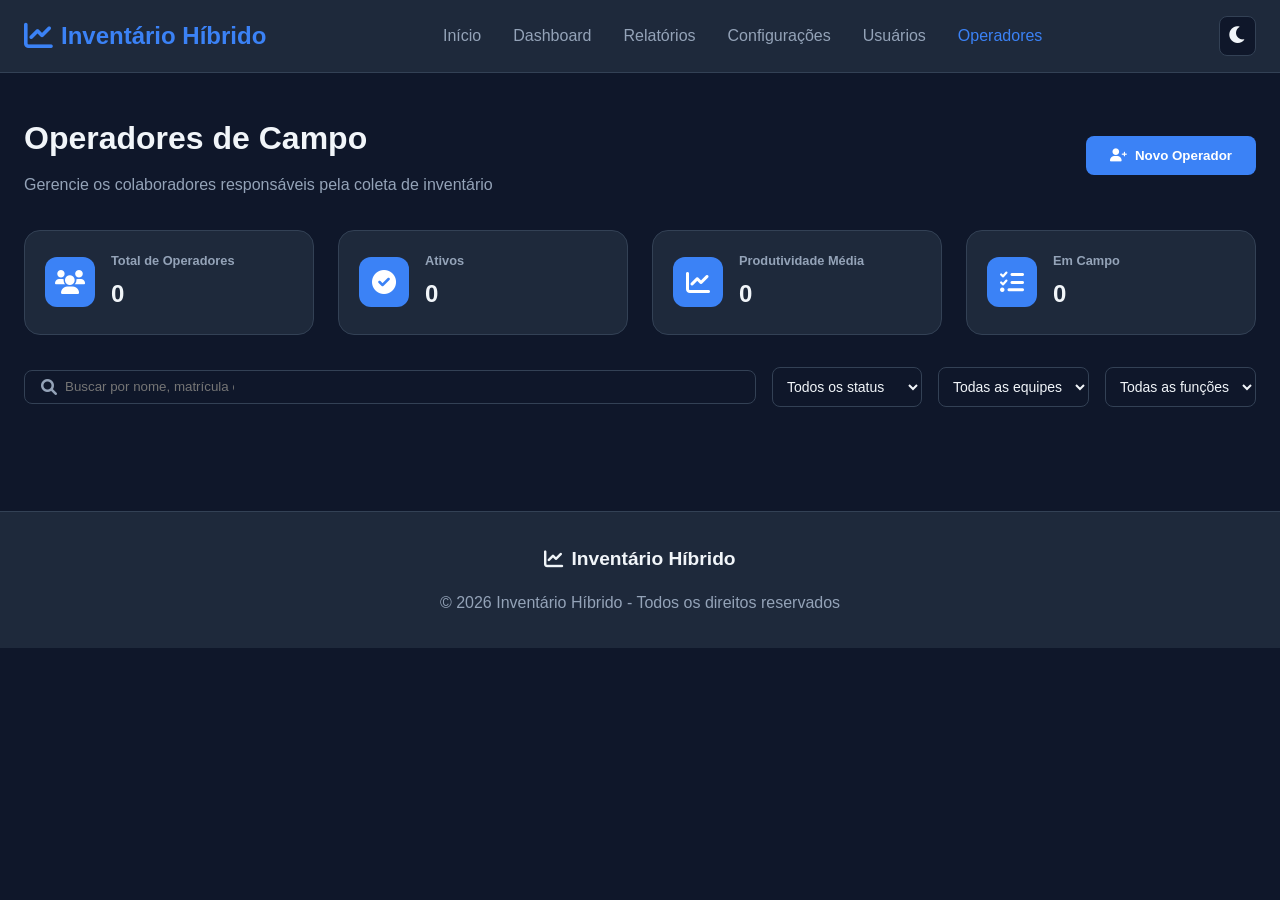
<file: operadores.html>
<!DOCTYPE html>
<html lang="pt-BR">
<head>
    <meta charset="UTF-8">
    <meta name="viewport" content="width=device-width, initial-scale=1.0">
    <title>Operadores | Inventário Híbrido</title>
    <link rel="stylesheet" href="https://cdnjs.cloudflare.com/ajax/libs/font-awesome/6.0.0/css/all.min.css">
    <link rel="stylesheet" href="style.css">
</head>
<body>
    <!-- Menu de Navegação -->
    <nav class="navbar">
        <div class="nav-container">
            <div class="logo">
                <i class="fas fa-chart-line"></i>
                <span>Inventário Híbrido</span>
            </div>
            <button class="mobile-menu-btn" id="mobileMenuBtn">
                <i class="fas fa-bars"></i>
            </button>
            <ul class="nav-menu" id="navMenu">
                <li><a href="index.html">Início</a></li>
                <li><a href="dashboard.html">Dashboard</a></li>
                <li><a href="relatorios.html">Relatórios</a></li>
                <li><a href="configuracoes.html">Configurações</a></li>
                <li><a href="usuarios.html">Usuários</a></li>
                <li><a href="operadores.html" class="active">Operadores</a></li>
            </ul>
            <button class="theme-toggle" id="themeToggle">
                <i class="fas fa-moon"></i>
            </button>
        </div>
    </nav>

    <!-- Conteúdo Principal -->
    <main class="operators-page">
        <div class="container">
            <!-- Header -->
            <div class="page-header">
                <div>
                    <h1>Operadores de Campo</h1>
                    <p>Gerencie os colaboradores responsáveis pela coleta de inventário</p>
                </div>
                <button class="btn btn-primary" id="openOperatorModal">
                    <i class="fas fa-user-plus"></i> Novo Operador
                </button>
            </div>

            <!-- Cards de Estatísticas -->
            <div class="operators-stats">
                <div class="stat-card">
                    <div class="stat-icon">
                        <i class="fas fa-users"></i>
                    </div>
                    <div class="stat-info">
                        <h3>Total de Operadores</h3>
                        <div class="stat-value" id="totalOperators">0</div>
                    </div>
                </div>
                <div class="stat-card">
                    <div class="stat-icon">
                        <i class="fas fa-check-circle"></i>
                    </div>
                    <div class="stat-info">
                        <h3>Ativos</h3>
                        <div class="stat-value" id="activeOperators">0</div>
                    </div>
                </div>
                <div class="stat-card">
                    <div class="stat-icon">
                        <i class="fas fa-chart-line"></i>
                    </div>
                    <div class="stat-info">
                        <h3>Produtividade Média</h3>
                        <div class="stat-value" id="avgProductivity">0</div>
                    </div>
                </div>
                <div class="stat-card">
                    <div class="stat-icon">
                        <i class="fas fa-tasks"></i>
                    </div>
                    <div class="stat-info">
                        <h3>Em Campo</h3>
                        <div class="stat-value" id="fieldOperators">0</div>
                    </div>
                </div>
            </div>

            <!-- Filtros e Busca -->
            <div class="operators-filters">
                <div class="search-box">
                    <i class="fas fa-search"></i>
                    <input type="text" id="searchOperator" placeholder="Buscar por nome, matrícula ou equipe...">
                </div>
                <div class="filter-group">
                    <select id="filterStatus" class="form-select">
                        <option value="all">Todos os status</option>
                        <option value="active">Ativos</option>
                        <option value="inactive">Inativos</option>
                        <option value="field">Em campo</option>
                    </select>
                </div>
                <div class="filter-group">
                    <select id="filterTeam" class="form-select">
                        <option value="all">Todas as equipes</option>
                        <option value="Equipe Alpha">Equipe Alpha</option>
                        <option value="Equipe Beta">Equipe Beta</option>
                        <option value="Equipe Gamma">Equipe Gamma</option>
                        <option value="Equipe Delta">Equipe Delta</option>
                    </select>
                </div>
                <div class="filter-group">
                    <select id="filterFunction" class="form-select">
                        <option value="all">Todas as funções</option>
                        <option value="Coletor">Coletor</option>
                        <option value="Conferente">Conferente</option>
                        <option value="Supervisor">Supervisor</option>
                        <option value="Auxiliar">Auxiliar</option>
                    </select>
                </div>
            </div>

            <!-- Lista de Operadores -->
            <div class="operators-grid" id="operatorsGrid">
                <!-- Cards serão inseridos via JavaScript -->
            </div>

            <!-- Paginação -->
            <div class="pagination-container">
                <div class="pagination" id="pagination">
                    <!-- Paginação será inserida via JavaScript -->
                </div>
            </div>
        </div>
    </main>

    <!-- Modal de Cadastro/Edição de Operador -->
    <div id="operatorModal" class="modal">
        <div class="modal-content modal-large">
            <div class="modal-header">
                <h3 id="modalTitle">Novo Operador</h3>
                <button class="modal-close">&times;</button>
            </div>
            <div class="modal-body">
                <form id="operatorForm">
                    <div class="form-row">
                        <div class="form-group">
                            <label>Nome Completo *</label>
                            <input type="text" id="opNome" class="form-input" required>
                        </div>
                        <div class="form-group">
                            <label>Matrícula *</label>
                            <input type="text" id="opMatricula" class="form-input" required>
                        </div>
                    </div>
                    <div class="form-row">
                        <div class="form-group">
                            <label>Função *</label>
                            <select id="opFuncao" class="form-select" required>
                                <option value="">Selecione...</option>
                                <option value="Coletor">Coletor</option>
                                <option value="Conferente">Conferente</option>
                                <option value="Supervisor">Supervisor</option>
                                <option value="Auxiliar">Auxiliar</option>
                            </select>
                        </div>
                        <div class="form-group">
                            <label>Equipe</label>
                            <select id="opEquipe" class="form-select">
                                <option value="">Selecione...</option>
                                <option value="Equipe Alpha">Equipe Alpha</option>
                                <option value="Equipe Beta">Equipe Beta</option>
                                <option value="Equipe Gamma">Equipe Gamma</option>
                                <option value="Equipe Delta">Equipe Delta</option>
                            </select>
                        </div>
                    </div>
                    <div class="form-row">
                        <div class="form-group">
                            <label>E-mail</label>
                            <input type="email" id="opEmail" class="form-input">
                        </div>
                        <div class="form-group">
                            <label>Telefone</label>
                            <input type="tel" id="opTelefone" class="form-input">
                        </div>
                    </div>
                    <div class="form-row">
                        <div class="form-group">
                            <label>Data de Admissão</label>
                            <input type="date" id="opAdmissao" class="form-input">
                        </div>
                        <div class="form-group">
                            <label>Status</label>
                            <select id="opStatus" class="form-select">
                                <option value="active">Ativo</option>
                                <option value="inactive">Inativo</option>
                            </select>
                        </div>
                    </div>
                    
                    <div class="form-row">
                        <div class="form-group">
                            <label>Meta Diária (itens)</label>
                            <input type="number" id="opMeta" class="form-input" value="200">
                        </div>
                        <div class="form-group">
                            <label>Equipamento</label>
                            <select id="opEquipamento" class="form-select">
                                <option value="">Selecione...</option>
                                <option value="Coletor TC21">Coletor TC21</option>
                                <option value="Coletor MC93">Coletor MC93</option>
                                <option value="Smartphone X5">Smartphone X5</option>
                                <option value="Tablet Pro">Tablet Pro</option>
                            </select>
                        </div>
                    </div>
                    
                    <div class="form-group">
                        <label>Observações</label>
                        <textarea id="opObservacoes" class="form-textarea" rows="3" placeholder="Informações adicionais sobre o operador..."></textarea>
                    </div>
                    
                    <div class="form-actions">
                        <button type="submit" class="btn-primary">Salvar Operador</button>
                        <button type="button" class="btn-secondary" id="closeModal">Cancelar</button>
                    </div>
                </form>
            </div>
        </div>
    </div>

    <!-- Modal de Desempenho -->
    <div id="performanceModal" class="modal">
        <div class="modal-content modal-medium">
            <div class="modal-header">
                <h3>Desempenho do Operador</h3>
                <button class="modal-close">&times;</button>
            </div>
            <div class="modal-body" id="performanceContent">
                <!-- Conteúdo será inserido via JavaScript -->
            </div>
        </div>
    </div>

    <!-- Modal de Atribuir Tarefa -->
    <div id="taskModal" class="modal">
        <div class="modal-content modal-medium">
            <div class="modal-header">
                <h3>Atribuir Tarefa</h3>
                <button class="modal-close">&times;</button>
            </div>
            <div class="modal-body">
                <form id="taskForm">
                    <div class="form-group">
                        <label>Operador</label>
                        <input type="text" id="taskOperatorName" class="form-input" readonly>
                    </div>
                    <div class="form-group">
                        <label>Setor</label>
                        <select id="taskSetor" class="form-select" required>
                            <option value="">Selecione um setor</option>
                            <option value="Setor A - Almoxarifado">Setor A - Almoxarifado</option>
                            <option value="Setor B - Produção">Setor B - Produção</option>
                            <option value="Setor C - Expedição">Setor C - Expedição</option>
                            <option value="Setor D - Matéria Prima">Setor D - Matéria Prima</option>
                        </select>
                    </div>
                    <div class="form-group">
                        <label>Quantidade Estimada</label>
                        <input type="number" id="taskQuantity" class="form-input" value="100">
                    </div>
                    <div class="form-group">
                        <label>Prazo</label>
                        <input type="datetime-local" id="taskDeadline" class="form-input">
                    </div>
                    <div class="form-actions">
                        <button type="submit" class="btn-primary">Atribuir Tarefa</button>
                        <button type="button" class="btn-secondary" id="closeTaskModal">Cancelar</button>
                    </div>
                </form>
            </div>
        </div>
    </div>

    <footer class="footer">
        <div class="container">
            <div class="footer-content">
                <div class="footer-logo">
                    <i class="fas fa-chart-line"></i>
                    <span>Inventário Híbrido</span>
                </div>
                <p class="footer-copyright">
                    &copy; 2026 Inventário Híbrido - Todos os direitos reservados
                </p>
            </div>
        </div>
    </footer>

    <script src="script.js"></script>
</body>
</html>
</file>
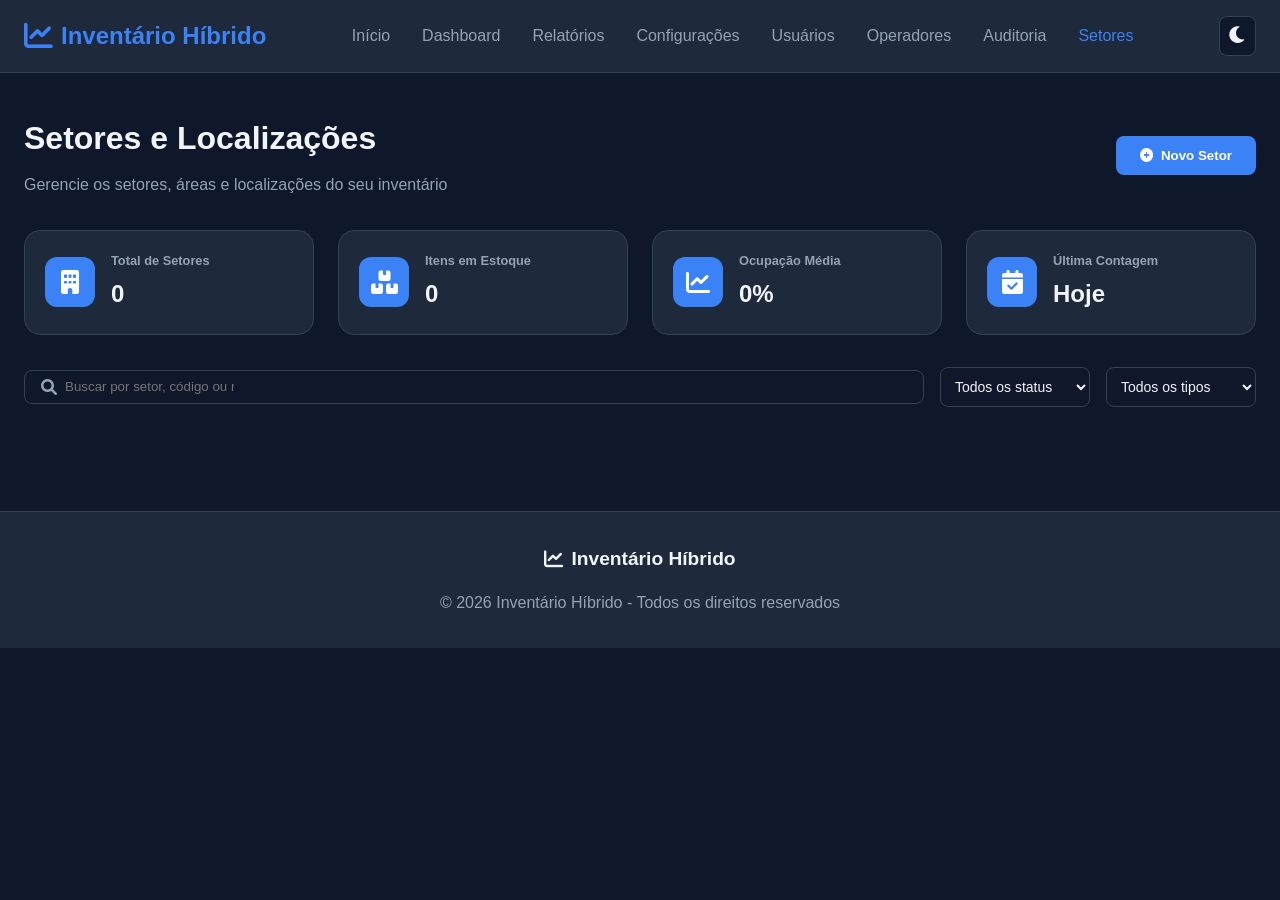
<file: setores.html>
<!DOCTYPE html>
<html lang="pt-BR">
<head>
    <meta charset="UTF-8">
    <meta name="viewport" content="width=device-width, initial-scale=1.0">
    <title>Setores | Inventário Híbrido</title>
    <link rel="stylesheet" href="https://cdnjs.cloudflare.com/ajax/libs/font-awesome/6.0.0/css/all.min.css">
    <link rel="stylesheet" href="style.css">
</head>
<body>
    <!-- Menu de Navegação -->
    <nav class="navbar">
        <div class="nav-container">
            <div class="logo">
                <i class="fas fa-chart-line"></i>
                <span>Inventário Híbrido</span>
            </div>
            <button class="mobile-menu-btn" id="mobileMenuBtn">
                <i class="fas fa-bars"></i>
            </button>
            <ul class="nav-menu" id="navMenu">
                <li><a href="index.html">Início</a></li>
                <li><a href="dashboard.html">Dashboard</a></li>
                <li><a href="relatorios.html">Relatórios</a></li>
                <li><a href="configuracoes.html">Configurações</a></li>
                <li><a href="usuarios.html">Usuários</a></li>
                <li><a href="operadores.html">Operadores</a></li>
                <li><a href="auditoria.html">Auditoria</a></li>
                <li><a href="setores.html" class="active">Setores</a></li>
            </ul>
            <button class="theme-toggle" id="themeToggle">
                <i class="fas fa-moon"></i>
            </button>
        </div>
    </nav>

    <!-- Conteúdo Principal -->
    <main class="sectors-page">
        <div class="container">
            <!-- Header -->
            <div class="page-header">
                <div>
                    <h1>Setores e Localizações</h1>
                    <p>Gerencie os setores, áreas e localizações do seu inventário</p>
                </div>
                <button class="btn btn-primary" id="openSectorModal">
                    <i class="fas fa-plus-circle"></i> Novo Setor
                </button>
            </div>

            <!-- Cards de Estatísticas -->
            <div class="sectors-stats">
                <div class="stat-card">
                    <div class="stat-icon">
                        <i class="fas fa-building"></i>
                    </div>
                    <div class="stat-info">
                        <h3>Total de Setores</h3>
                        <div class="stat-value" id="totalSectors">0</div>
                    </div>
                </div>
                <div class="stat-card">
                    <div class="stat-icon">
                        <i class="fas fa-boxes"></i>
                    </div>
                    <div class="stat-info">
                        <h3>Itens em Estoque</h3>
                        <div class="stat-value" id="totalItems">0</div>
                    </div>
                </div>
                <div class="stat-card">
                    <div class="stat-icon">
                        <i class="fas fa-chart-line"></i>
                    </div>
                    <div class="stat-info">
                        <h3>Ocupação Média</h3>
                        <div class="stat-value" id="avgOccupancy">0%</div>
                    </div>
                </div>
                <div class="stat-card">
                    <div class="stat-icon">
                        <i class="fas fa-calendar-check"></i>
                    </div>
                    <div class="stat-info">
                        <h3>Última Contagem</h3>
                        <div class="stat-value" id="lastCount">Hoje</div>
                    </div>
                </div>
            </div>

            <!-- Filtros e Busca -->
            <div class="sectors-filters">
                <div class="search-box">
                    <i class="fas fa-search"></i>
                    <input type="text" id="searchSector" placeholder="Buscar por setor, código ou responsável...">
                </div>
                <div class="filter-group">
                    <select id="filterStatus" class="form-select">
                        <option value="all">Todos os status</option>
                        <option value="active">Ativos</option>
                        <option value="inactive">Inativos</option>
                    </select>
                </div>
                <div class="filter-group">
                    <select id="filterType" class="form-select">
                        <option value="all">Todos os tipos</option>
                        <option value="almoxarifado">Almoxarifado</option>
                        <option value="producao">Produção</option>
                        <option value="expedicao">Expedição</option>
                        <option value="estoque">Estoque</option>
                        <option value="administrativo">Administrativo</option>
                    </select>
                </div>
            </div>

            <!-- Grid de Setores -->
            <div class="sectors-grid" id="sectorsGrid">
                <!-- Cards serão inseridos via JavaScript -->
            </div>

            <!-- Paginação -->
            <div class="pagination-container">
                <div class="pagination" id="pagination">
                    <!-- Paginação será inserida via JavaScript -->
                </div>
            </div>
        </div>
    </main>

    <!-- Modal de Cadastro/Edição de Setor -->
    <div id="sectorModal" class="modal">
        <div class="modal-content modal-large">
            <div class="modal-header">
                <h3 id="modalTitle">Novo Setor</h3>
                <button class="modal-close">&times;</button>
            </div>
            <div class="modal-body">
                <form id="sectorForm">
                    <div class="form-row">
                        <div class="form-group">
                            <label>Nome do Setor *</label>
                            <input type="text" id="sectorNome" class="form-input" required>
                        </div>
                        <div class="form-group">
                            <label>Código do Setor *</label>
                            <input type="text" id="sectorCodigo" class="form-input" required>
                        </div>
                    </div>
                    <div class="form-row">
                        <div class="form-group">
                            <label>Tipo de Setor *</label>
                            <select id="sectorTipo" class="form-select" required>
                                <option value="">Selecione...</option>
                                <option value="almoxarifado">Almoxarifado</option>
                                <option value="producao">Produção</option>
                                <option value="expedicao">Expedição</option>
                                <option value="estoque">Estoque</option>
                                <option value="administrativo">Administrativo</option>
                            </select>
                        </div>
                        <div class="form-group">
                            <label>Responsável</label>
                            <input type="text" id="sectorResponsavel" class="form-input">
                        </div>
                    </div>
                    <div class="form-row">
                        <div class="form-group">
                            <label>Capacidade Máxima (itens)</label>
                            <input type="number" id="sectorCapacidade" class="form-input" value="500">
                        </div>
                        <div class="form-group">
                            <label>Status</label>
                            <select id="sectorStatus" class="form-select">
                                <option value="active">Ativo</option>
                                <option value="inactive">Inativo</option>
                            </select>
                        </div>
                    </div>
                    <div class="form-group">
                        <label>Localização/Endereço</label>
                        <input type="text" id="sectorLocalizacao" class="form-input" placeholder="Ex: Prédio A, 2º andar, Sala 205">
                    </div>
                    <div class="form-group">
                        <label>Descrição</label>
                        <textarea id="sectorDescricao" class="form-textarea" rows="3" placeholder="Descrição do setor..."></textarea>
                    </div>
                    
                    <div class="form-group">
                        <label>Coordenadas (opcional)</label>
                        <div class="form-row">
                            <div class="form-group">
                                <input type="text" id="sectorLat" class="form-input" placeholder="Latitude">
                            </div>
                            <div class="form-group">
                                <input type="text" id="sectorLng" class="form-input" placeholder="Longitude">
                            </div>
                        </div>
                    </div>
                    
                    <div class="form-actions">
                        <button type="submit" class="btn-primary">Salvar Setor</button>
                        <button type="button" class="btn-secondary" id="closeModal">Cancelar</button>
                    </div>
                </form>
            </div>
        </div>
    </div>

    <!-- Modal de Detalhes do Setor -->
    <div id="sectorDetailModal" class="modal">
        <div class="modal-content modal-medium">
            <div class="modal-header">
                <h3>Detalhes do Setor</h3>
                <button class="modal-close">&times;</button>
            </div>
            <div class="modal-body" id="sectorDetailContent">
                <!-- Conteúdo será inserido via JavaScript -->
            </div>
        </div>
    </div>

    <!-- Modal de Inventário do Setor -->
    <div id="inventoryModal" class="modal">
        <div class="modal-content modal-large">
            <div class="modal-header">
                <h3>Inventário do Setor</h3>
                <button class="modal-close">&times;</button>
            </div>
            <div class="modal-body">
                <div class="inventory-stats" id="inventoryStats">
                    <!-- Estatísticas do inventário -->
                </div>
                <div class="table-responsive">
                    <table class="inventory-table" id="inventoryTable">
                        <thead>
                            <tr>
                                <th>Código</th>
                                <th>Item</th>
                                <th>Quantidade</th>
                                <th>Localização</th>
                                <th>Última Contagem</th>
                            </tr>
                        </thead>
                        <tbody id="inventoryTableBody">
                            <!-- Itens serão inseridos via JavaScript -->
                        </tbody>
                    </table>
                </div>
            </div>
        </div>
    </div>

    <footer class="footer">
        <div class="container">
            <div class="footer-content">
                <div class="footer-logo">
                    <i class="fas fa-chart-line"></i>
                    <span>Inventário Híbrido</span>
                </div>
                <p class="footer-copyright">
                    &copy; 2026 Inventário Híbrido - Todos os direitos reservados
                </p>
            </div>
        </div>
    </footer>

    <script src="script.js"></script>
</body>
</html>
</file>
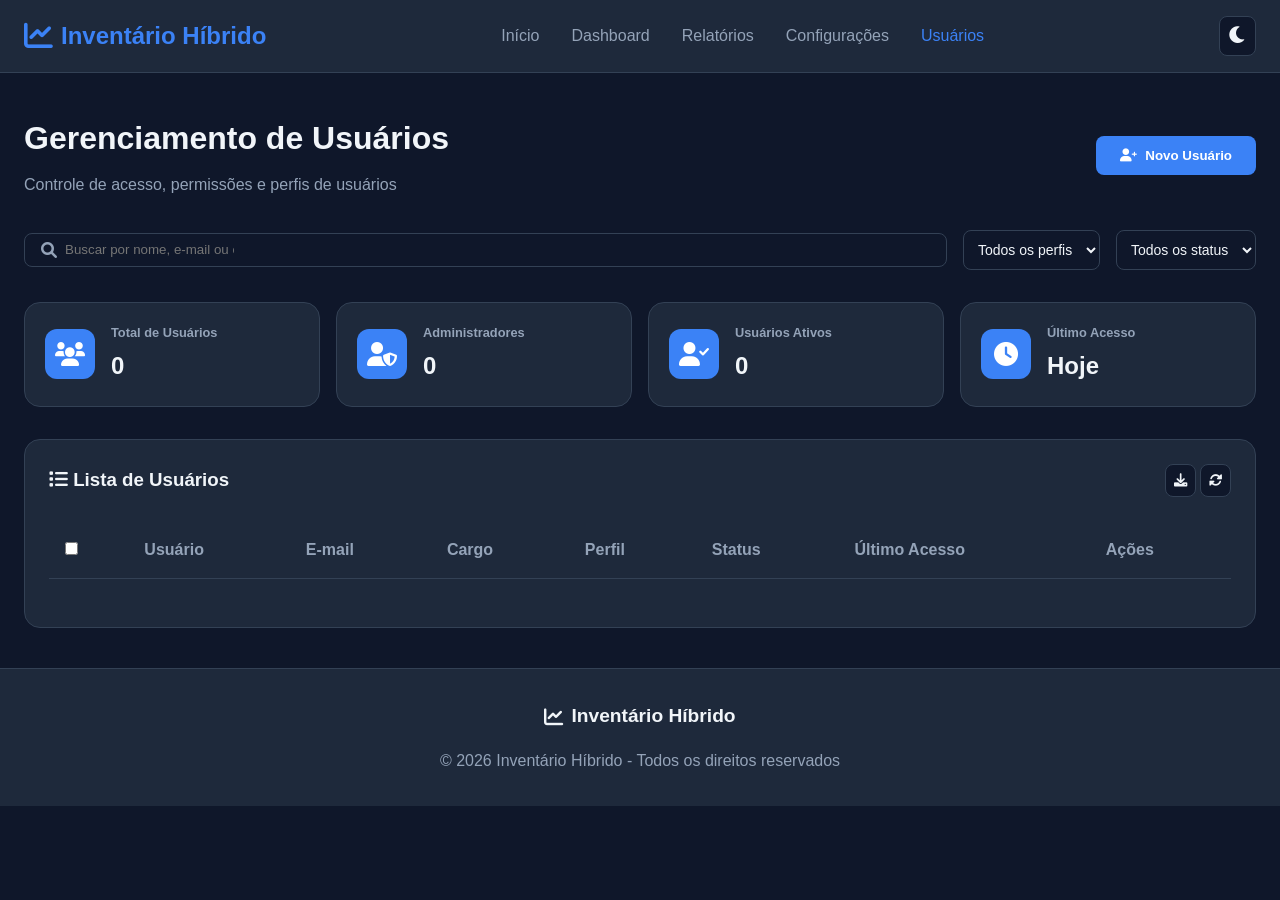
<file: usuarios.html>
<!DOCTYPE html>
<html lang="pt-BR">
<head>
    <meta charset="UTF-8">
    <meta name="viewport" content="width=device-width, initial-scale=1.0">
    <title>Usuários | Inventário Híbrido</title>
    <link rel="stylesheet" href="https://cdnjs.cloudflare.com/ajax/libs/font-awesome/6.0.0/css/all.min.css">
    <link rel="stylesheet" href="style.css">
</head>
<body>
    <!-- Menu de Navegação -->
    <nav class="navbar">
        <div class="nav-container">
            <div class="logo">
                <i class="fas fa-chart-line"></i>
                <span>Inventário Híbrido</span>
            </div>
            <button class="mobile-menu-btn" id="mobileMenuBtn">
                <i class="fas fa-bars"></i>
            </button>
            <ul class="nav-menu" id="navMenu">
                <li><a href="index.html">Início</a></li>
                <li><a href="dashboard.html">Dashboard</a></li>
                <li><a href="relatorios.html">Relatórios</a></li>
                <li><a href="configuracoes.html">Configurações</a></li>
                <li><a href="usuarios.html" class="active">Usuários</a></li>
            </ul>
            <button class="theme-toggle" id="themeToggle">
                <i class="fas fa-moon"></i>
            </button>
        </div>
    </nav>

    <!-- Conteúdo Principal -->
    <main class="users-page">
        <div class="container">
            <!-- Header -->
            <div class="page-header">
                <div>
                    <h1>Gerenciamento de Usuários</h1>
                    <p>Controle de acesso, permissões e perfis de usuários</p>
                </div>
                <button class="btn btn-primary" id="openUserModal">
                    <i class="fas fa-user-plus"></i> Novo Usuário
                </button>
            </div>

            <!-- Filtros e Busca -->
            <div class="users-filters">
                <div class="search-box">
                    <i class="fas fa-search"></i>
                    <input type="text" id="searchUser" placeholder="Buscar por nome, e-mail ou cargo...">
                </div>
                <div class="filter-group">
                    <select id="filterRole" class="form-select">
                        <option value="all">Todos os perfis</option>
                        <option value="admin">Administrador</option>
                        <option value="gerente">Gerente</option>
                        <option value="operador">Operador</option>
                        <option value="auditor">Auditor</option>
                    </select>
                </div>
                <div class="filter-group">
                    <select id="filterStatus" class="form-select">
                        <option value="all">Todos os status</option>
                        <option value="active">Ativos</option>
                        <option value="inactive">Inativos</option>
                    </select>
                </div>
            </div>

            <!-- Cards de Estatísticas -->
            <div class="users-stats">
                <div class="stat-card">
                    <div class="stat-icon">
                        <i class="fas fa-users"></i>
                    </div>
                    <div class="stat-info">
                        <h3>Total de Usuários</h3>
                        <div class="stat-value" id="totalUsers">0</div>
                    </div>
                </div>
                <div class="stat-card">
                    <div class="stat-icon">
                        <i class="fas fa-user-shield"></i>
                    </div>
                    <div class="stat-info">
                        <h3>Administradores</h3>
                        <div class="stat-value" id="totalAdmins">0</div>
                    </div>
                </div>
                <div class="stat-card">
                    <div class="stat-icon">
                        <i class="fas fa-user-check"></i>
                    </div>
                    <div class="stat-info">
                        <h3>Usuários Ativos</h3>
                        <div class="stat-value" id="totalActive">0</div>
                    </div>
                </div>
                <div class="stat-card">
                    <div class="stat-icon">
                        <i class="fas fa-clock"></i>
                    </div>
                    <div class="stat-info">
                        <h3>Último Acesso</h3>
                        <div class="stat-value" id="lastAccess">Hoje</div>
                    </div>
                </div>
            </div>

            <!-- Tabela de Usuários -->
            <div class="users-table-container">
                <div class="table-header">
                    <h3><i class="fas fa-list"></i> Lista de Usuários</h3>
                    <div class="table-actions">
                        <button class="btn-icon" id="exportUsersBtn" title="Exportar usuários">
                            <i class="fas fa-download"></i>
                        </button>
                        <button class="btn-icon" id="refreshUsersBtn" title="Atualizar">
                            <i class="fas fa-sync-alt"></i>
                        </button>
                    </div>
                </div>
                <div class="table-responsive">
                    <table class="users-table">
                        <thead>
                            <tr>
                                <th><input type="checkbox" id="selectAll"></th>
                                <th>Usuário</th>
                                <th>E-mail</th>
                                <th>Cargo</th>
                                <th>Perfil</th>
                                <th>Status</th>
                                <th>Último Acesso</th>
                                <th>Ações</th>
                            </tr>
                        </thead>
                        <tbody id="usersTableBody">
                            <!-- Dados serão inseridos via JavaScript -->
                        </tbody>
                    </table>
                </div>
                <div class="table-footer">
                    <div class="pagination" id="pagination">
                        <!-- Paginação será inserida via JavaScript -->
                    </div>
                </div>
            </div>
        </div>
    </main>

    <!-- Modal de Cadastro/Edição de Usuário -->
    <div id="userModal" class="modal">
        <div class="modal-content">
            <div class="modal-header">
                <h3 id="modalTitle">Novo Usuário</h3>
                <button class="modal-close">&times;</button>
            </div>
            <div class="modal-body">
                <form id="userForm">
                    <div class="form-row">
                        <div class="form-group">
                            <label>Nome Completo *</label>
                            <input type="text" id="userNome" class="form-input" required>
                        </div>
                        <div class="form-group">
                            <label>E-mail *</label>
                            <input type="email" id="userEmail" class="form-input" required>
                        </div>
                    </div>
                    <div class="form-row">
                        <div class="form-group">
                            <label>Senha *</label>
                            <input type="password" id="userSenha" class="form-input">
                            <small class="form-hint">Mínimo 6 caracteres</small>
                        </div>
                        <div class="form-group">
                            <label>Confirmar Senha</label>
                            <input type="password" id="userConfirmSenha" class="form-input">
                        </div>
                    </div>
                    <div class="form-row">
                        <div class="form-group">
                            <label>Cargo</label>
                            <input type="text" id="userCargo" class="form-input" placeholder="Ex: Analista de Inventário">
                        </div>
                        <div class="form-group">
                            <label>Telefone</label>
                            <input type="tel" id="userTelefone" class="form-input" placeholder="(00) 00000-0000">
                        </div>
                    </div>
                    <div class="form-row">
                        <div class="form-group">
                            <label>Perfil de Acesso *</label>
                            <select id="userPerfil" class="form-select" required>
                                <option value="">Selecione...</option>
                                <option value="admin">Administrador</option>
                                <option value="gerente">Gerente</option>
                                <option value="operador">Operador</option>
                                <option value="auditor">Auditor</option>
                            </select>
                        </div>
                        <div class="form-group">
                            <label>Status</label>
                            <select id="userStatus" class="form-select">
                                <option value="active">Ativo</option>
                                <option value="inactive">Inativo</option>
                            </select>
                        </div>
                    </div>
                    
                    <div class="permissions-section">
                        <h4>Permissões Específicas</h4>
                        <div class="permissions-grid">
                            <div class="permission-group">
                                <label class="permission-label">
                                    <input type="checkbox" class="permission-check" data-perm="dashboard">
                                    <span>Dashboard</span>
                                </label>
                                <div class="sub-permissions">
                                    <label><input type="checkbox" data-sub="dashboard_view"> Visualizar</label>
                                    <label><input type="checkbox" data-sub="dashboard_export"> Exportar</label>
                                </div>
                            </div>
                            <div class="permission-group">
                                <label class="permission-label">
                                    <input type="checkbox" class="permission-check" data-perm="inventario">
                                    <span>Inventário</span>
                                </label>
                                <div class="sub-permissions">
                                    <label><input type="checkbox" data-sub="inventario_view"> Visualizar</label>
                                    <label><input type="checkbox" data-sub="inventario_create"> Criar</label>
                                    <label><input type="checkbox" data-sub="inventario_edit"> Editar</label>
                                    <label><input type="checkbox" data-sub="inventario_delete"> Excluir</label>
                                </div>
                            </div>
                            <div class="permission-group">
                                <label class="permission-label">
                                    <input type="checkbox" class="permission-check" data-perm="relatorios">
                                    <span>Relatórios</span>
                                </label>
                                <div class="sub-permissions">
                                    <label><input type="checkbox" data-sub="relatorios_view"> Visualizar</label>
                                    <label><input type="checkbox" data-sub="relatorios_export"> Exportar</label>
                                </div>
                            </div>
                            <div class="permission-group">
                                <label class="permission-label">
                                    <input type="checkbox" class="permission-check" data-perm="usuarios">
                                    <span>Usuários</span>
                                </label>
                                <div class="sub-permissions">
                                    <label><input type="checkbox" data-sub="usuarios_view"> Visualizar</label>
                                    <label><input type="checkbox" data-sub="usuarios_create"> Criar</label>
                                    <label><input type="checkbox" data-sub="usuarios_edit"> Editar</label>
                                    <label><input type="checkbox" data-sub="usuarios_delete"> Excluir</label>
                                </div>
                            </div>
                            <div class="permission-group">
                                <label class="permission-label">
                                    <input type="checkbox" class="permission-check" data-perm="configuracoes">
                                    <span>Configurações</span>
                                </label>
                                <div class="sub-permissions">
                                    <label><input type="checkbox" data-sub="configuracoes_view"> Visualizar</label>
                                    <label><input type="checkbox" data-sub="configuracoes_edit"> Editar</label>
                                </div>
                            </div>
                        </div>
                    </div>
                    
                    <div class="form-actions">
                        <button type="submit" class="btn-primary">Salvar Usuário</button>
                        <button type="button" class="btn-secondary" id="closeModal">Cancelar</button>
                    </div>
                </form>
            </div>
        </div>
    </div>

    <!-- Modal de Confirmação de Exclusão -->
    <div id="deleteModal" class="modal">
        <div class="modal-content modal-small">
            <div class="modal-header">
                <h3>Confirmar Exclusão</h3>
                <button class="modal-close">&times;</button>
            </div>
            <div class="modal-body">
                <p>Tem certeza que deseja excluir o usuário <strong id="deleteUserName"></strong>?</p>
                <p class="text-warning">Esta ação não pode ser desfeita.</p>
            </div>
            <div class="modal-footer">
                <button class="btn-danger" id="confirmDelete">Excluir</button>
                <button class="btn-secondary" id="cancelDelete">Cancelar</button>
            </div>
        </div>
    </div>

    <footer class="footer">
        <div class="container">
            <div class="footer-content">
                <div class="footer-logo">
                    <i class="fas fa-chart-line"></i>
                    <span>Inventário Híbrido</span>
                </div>
                <p class="footer-copyright">
                    &copy; 2026 Inventário Híbrido - Todos os direitos reservados
                </p>
            </div>
        </div>
    </footer>

    <script src="script.js"></script>
</body>
</html>
</file>
<file: style.css>
/* ====================
   RESET E VARIÁVEIS
==================== */
* {
    margin: 0;
    padding: 0;
    box-sizing: border-box;
}

:root {
    /* Dark Mode (padrão) */
    --bg-primary: #0f172a;
    --bg-secondary: #1e293b;
    --bg-card: #1e293b;
    --text-primary: #f1f5f9;
    --text-secondary: #94a3b8;
    --accent-primary: #3b82f6;
    --accent-secondary: #06b6d4;
    --border-color: #334155;
    --success: #10b981;
    --warning: #f59e0b;
    --danger: #ef4444;
    --shadow: 0 4px 6px -1px rgba(0, 0, 0, 0.3);
}

body.light-mode {
    --bg-primary: #f8fafc;
    --bg-secondary: #ffffff;
    --bg-card: #ffffff;
    --text-primary: #0f172a;
    --text-secondary: #475569;
    --border-color: #e2e8f0;
    --shadow: 0 4px 6px -1px rgba(0, 0, 0, 0.1);
}

body {
    background: var(--bg-primary);
    color: var(--text-primary);
    font-family: 'Segoe UI', Tahoma, Geneva, Verdana, sans-serif;
    line-height: 1.6;
    transition: background 0.3s, color 0.3s;
}

.container {
    max-width: 1280px;
    margin: 0 auto;
    padding: 0 24px;
}

/* ====================
   NAVBAR
==================== */
.navbar {
    background: var(--bg-secondary);
    border-bottom: 1px solid var(--border-color);
    position: sticky;
    top: 0;
    z-index: 1000;
    backdrop-filter: blur(10px);
}

.nav-container {
    max-width: 1280px;
    margin: 0 auto;
    padding: 1rem 24px;
    display: flex;
    justify-content: space-between;
    align-items: center;
}

.logo {
    display: flex;
    align-items: center;
    gap: 0.5rem;
    font-size: 1.5rem;
    font-weight: bold;
    color: var(--accent-primary);
}

.logo i {
    font-size: 1.8rem;
}

.nav-menu {
    display: flex;
    gap: 2rem;
    list-style: none;
}

.nav-menu a {
    color: var(--text-secondary);
    text-decoration: none;
    font-weight: 500;
    transition: color 0.3s;
    padding: 0.5rem 0;
}

.nav-menu a:hover,
.nav-menu a.active {
    color: var(--accent-primary);
}

.theme-toggle {
    background: var(--bg-primary);
    border: 1px solid var(--border-color);
    color: var(--text-primary);
    cursor: pointer;
    padding: 0.5rem;
    border-radius: 0.5rem;
    font-size: 1.2rem;
    transition: all 0.3s;
}

.mobile-menu-btn {
    display: none;
    background: none;
    border: none;
    color: var(--text-primary);
    font-size: 1.5rem;
    cursor: pointer;
}

/* ====================
   HERO SECTION
==================== */
.hero {
    background: linear-gradient(135deg, var(--bg-primary) 0%, var(--bg-secondary) 100%);
    padding: 80px 0;
    overflow: hidden;
}

.hero-container {
    max-width: 1280px;
    margin: 0 auto;
    padding: 0 24px;
    display: grid;
    grid-template-columns: 1fr 1fr;
    gap: 4rem;
    align-items: center;
}

.hero-title {
    font-size: 3rem;
    line-height: 1.2;
    margin-bottom: 1.5rem;
}

.highlight {
    color: var(--accent-primary);
    position: relative;
}

.hero-subtitle {
    color: var(--text-secondary);
    font-size: 1.2rem;
    margin-bottom: 2rem;
}

.hero-buttons {
    display: flex;
    gap: 1rem;
    flex-wrap: wrap;
}

.hero-image {
    text-align: center;
    font-size: 12rem;
    color: var(--accent-primary);
    opacity: 0.5;
}

/* ====================
   BOTÕES
==================== */
.btn {
    display: inline-flex;
    align-items: center;
    gap: 0.5rem;
    padding: 0.75rem 1.5rem;
    border-radius: 0.5rem;
    text-decoration: none;
    font-weight: 600;
    transition: all 0.3s;
    cursor: pointer;
    border: none;
}

.btn-primary {
    background: var(--accent-primary);
    color: white;
}

.btn-primary:hover {
    background: var(--accent-secondary);
    transform: translateY(-2px);
    box-shadow: 0 4px 12px rgba(59, 130, 246, 0.4);
}

.btn-secondary {
    background: transparent;
    border: 2px solid var(--accent-primary);
    color: var(--accent-primary);
}

.btn-secondary:hover {
    background: var(--accent-primary);
    color: white;
}

.btn-whatsapp {
    background: #25D366;
    color: white;
}

.btn-whatsapp:hover {
    background: #128C7E;
}

.btn-email {
    background: var(--accent-primary);
    color: white;
}

/* ====================
   SECTIONS
==================== */
.section {
    padding: 80px 0;
}

.section-header {
    text-align: center;
    margin-bottom: 3rem;
}

.section-title {
    font-size: 2.5rem;
    margin-bottom: 1rem;
}

.section-subtitle {
    color: var(--text-secondary);
    font-size: 1.1rem;
}

/* ====================
   FEATURES GRID
==================== */
.features-grid {
    display: grid;
    grid-template-columns: repeat(auto-fit, minmax(300px, 1fr));
    gap: 2rem;
}

.feature-card {
    background: var(--bg-card);
    border-radius: 1rem;
    padding: 2rem;
    transition: transform 0.3s;
    border: 1px solid var(--border-color);
}

.feature-card:hover {
    transform: translateY(-4px);
}

.feature-icon {
    font-size: 3rem;
    color: var(--accent-primary);
    margin-bottom: 1rem;
}

.feature-card h3 {
    margin-bottom: 1rem;
    font-size: 1.5rem;
}

.feature-card p {
    color: var(--text-secondary);
    margin-bottom: 1rem;
}

.feature-list {
    list-style: none;
    margin-top: 1rem;
}

.feature-list li {
    padding: 0.25rem 0;
    color: var(--text-secondary);
}

.feature-list i {
    color: var(--success);
    margin-right: 0.5rem;
}

/* ====================
   CONTACT SECTION
==================== */
.contact-section {
    background: var(--bg-secondary);
}

.contact-grid {
    display: grid;
    grid-template-columns: repeat(auto-fit, minmax(300px, 1fr));
    gap: 2rem;
    max-width: 800px;
    margin: 0 auto;
}

.contact-card {
    background: var(--bg-card);
    border-radius: 1rem;
    padding: 2rem;
    text-align: center;
    border: 1px solid var(--border-color);
}

.contact-card i {
    font-size: 3rem;
    color: var(--accent-primary);
    margin-bottom: 1rem;
}

.contact-card h3 {
    margin-bottom: 0.5rem;
}

.contact-card p {
    color: var(--text-secondary);
    margin-bottom: 1.5rem;
}

/* ====================
   DASHBOARD
==================== */
.dashboard {
    padding: 40px 0;
}

.dashboard-header {
    margin-bottom: 2rem;
}

.dashboard-header h1 {
    font-size: 2rem;
    margin-bottom: 0.5rem;
}

/* KPI Cards */
.kpi-grid {
    display: grid;
    grid-template-columns: repeat(auto-fit, minmax(250px, 1fr));
    gap: 1.5rem;
    margin-bottom: 2rem;
}

.kpi-card {
    background: var(--bg-card);
    border-radius: 1rem;
    padding: 1.5rem;
    display: flex;
    align-items: center;
    gap: 1rem;
    border: 1px solid var(--border-color);
}

.kpi-icon {
    width: 60px;
    height: 60px;
    background: var(--accent-primary);
    border-radius: 1rem;
    display: flex;
    align-items: center;
    justify-content: center;
    font-size: 2rem;
    color: white;
}

.kpi-info {
    flex: 1;
}

.kpi-info h3 {
    font-size: 0.875rem;
    color: var(--text-secondary);
    margin-bottom: 0.5rem;
}

.kpi-value {
    font-size: 1.5rem;
    font-weight: bold;
}

/* Table */
.table-container {
    background: var(--bg-card);
    border-radius: 1rem;
    padding: 1.5rem;
    border: 1px solid var(--border-color);
}

.table-header {
    display: flex;
    justify-content: space-between;
    align-items: center;
    margin-bottom: 1.5rem;
    flex-wrap: wrap;
    gap: 1rem;
}

.search-box {
    display: flex;
    align-items: center;
    gap: 0.5rem;
    background: var(--bg-primary);
    border: 1px solid var(--border-color);
    border-radius: 0.5rem;
    padding: 0.5rem 1rem;
}

.search-box i {
    color: var(--text-secondary);
}

.search-box input {
    background: none;
    border: none;
    color: var(--text-primary);
    outline: none;
}

.data-table {
    width: 100%;
    border-collapse: collapse;
}

.data-table th,
.data-table td {
    padding: 1rem;
    text-align: left;
    border-bottom: 1px solid var(--border-color);
}

.data-table th {
    color: var(--text-secondary);
    font-weight: 600;
}

.data-table tbody tr:hover {
    background: var(--bg-primary);
}

/* Footer */
.footer {
    background: var(--bg-secondary);
    border-top: 1px solid var(--border-color);
    padding: 2rem 0;
    text-align: center;
}

.footer-logo {
    display: flex;
    align-items: center;
    justify-content: center;
    gap: 0.5rem;
    font-size: 1.2rem;
    font-weight: bold;
    margin-bottom: 1rem;
}

.footer-copyright {
    color: var(--text-secondary);
}

/* ====================
   RESPONSIVIDADE
==================== */
@media (max-width: 768px) {
    .mobile-menu-btn {
        display: block;
    }

    .nav-menu {
        display: none;
        position: absolute;
        top: 100%;
        left: 0;
        right: 0;
        background: var(--bg-secondary);
        flex-direction: column;
        padding: 1rem;
        gap: 1rem;
        border-bottom: 1px solid var(--border-color);
    }

    .nav-menu.active {
        display: flex;
    }

    .hero-container {
        grid-template-columns: 1fr;
        text-align: center;
        gap: 2rem;
    }

    .hero-buttons {
        justify-content: center;
    }

    .hero-title {
        font-size: 2rem;
    }

    .section-title {
        font-size: 2rem;
    }

    .table-header {
        flex-direction: column;
        align-items: stretch;
    }

    .data-table {
        font-size: 0.875rem;
    }

    .data-table th,
    .data-table td {
        padding: 0.75rem;
    }
}

/* ====================
   ANIMAÇÕES
==================== */
@keyframes fadeInUp {
    from {
        opacity: 0;
        transform: translateY(30px);
    }
    to {
        opacity: 1;
        transform: translateY(0);
    }
}

.feature-card,
.kpi-card,
.contact-card {
    animation: fadeInUp 0.6s ease-out;
}
/* ====================
   PÁGINA DE RELATÓRIOS
==================== */
.reports-page {
    padding: 40px 0;
}

.page-header {
    display: flex;
    justify-content: space-between;
    align-items: center;
    margin-bottom: 2rem;
    flex-wrap: wrap;
    gap: 1rem;
}

.page-header h1 {
    font-size: 2rem;
    margin-bottom: 0.5rem;
}

.page-header p {
    color: var(--text-secondary);
}

/* Filtros */
.filters-card {
    background: var(--bg-card);
    border-radius: 1rem;
    padding: 1.5rem;
    margin-bottom: 2rem;
    border: 1px solid var(--border-color);
}

.filters-card h3 {
    margin-bottom: 1.5rem;
    display: flex;
    align-items: center;
    gap: 0.5rem;
}

.filters-grid {
    display: grid;
    grid-template-columns: repeat(auto-fit, minmax(200px, 1fr));
    gap: 1rem;
}

.filter-group {
    display: flex;
    flex-direction: column;
    gap: 0.5rem;
}

.filter-group label {
    font-size: 0.875rem;
    font-weight: 600;
    color: var(--text-secondary);
}

.form-select,
.form-input {
    background: var(--bg-primary);
    border: 1px solid var(--border-color);
    color: var(--text-primary);
    padding: 0.625rem;
    border-radius: 0.5rem;
    font-size: 0.875rem;
    transition: all 0.3s;
}

.form-select:focus,
.form-input:focus {
    outline: none;
    border-color: var(--accent-primary);
}

/* Summary Cards */
.summary-cards {
    display: grid;
    grid-template-columns: repeat(auto-fit, minmax(240px, 1fr));
    gap: 1.5rem;
    margin-bottom: 2rem;
}

.summary-card {
    background: var(--bg-card);
    border-radius: 1rem;
    padding: 1.5rem;
    display: flex;
    align-items: center;
    gap: 1rem;
    border: 1px solid var(--border-color);
    transition: transform 0.3s;
}

.summary-card:hover {
    transform: translateY(-2px);
}

.summary-icon {
    width: 60px;
    height: 60px;
    background: var(--accent-primary);
    border-radius: 1rem;
    display: flex;
    align-items: center;
    justify-content: center;
    font-size: 1.8rem;
    color: white;
}

.summary-info {
    flex: 1;
}

.summary-info h3 {
    font-size: 0.875rem;
    color: var(--text-secondary);
    margin-bottom: 0.5rem;
}

.summary-value {
    font-size: 1.5rem;
    font-weight: bold;
}

/* Report Card */
.report-card {
    background: var(--bg-card);
    border-radius: 1rem;
    padding: 1.5rem;
    margin-bottom: 2rem;
    border: 1px solid var(--border-color);
}

.report-header {
    display: flex;
    justify-content: space-between;
    align-items: center;
    margin-bottom: 1.5rem;
    flex-wrap: wrap;
    gap: 1rem;
}

.report-header h3 {
    display: flex;
    align-items: center;
    gap: 0.5rem;
}

.report-actions {
    display: flex;
    gap: 0.5rem;
}

.btn-icon {
    background: var(--bg-primary);
    border: 1px solid var(--border-color);
    color: var(--text-primary);
    padding: 0.5rem;
    border-radius: 0.5rem;
    cursor: pointer;
    transition: all 0.3s;
}

.btn-icon:hover {
    background: var(--accent-primary);
    color: white;
    border-color: var(--accent-primary);
}

/* Report Table */
.report-table {
    width: 100%;
    border-collapse: collapse;
}

.report-table th,
.report-table td {
    padding: 0.875rem;
    text-align: left;
    border-bottom: 1px solid var(--border-color);
}

.report-table th {
    background: var(--bg-primary);
    font-weight: 600;
    color: var(--text-secondary);
}

.report-table tbody tr:hover {
    background: var(--bg-primary);
}

.report-table tfoot {
    background: var(--bg-primary);
    font-weight: bold;
}

.report-table tfoot td {
    border-top: 2px solid var(--border-color);
    padding: 1rem 0.875rem;
}

/* Status Badges */
.status-badge {
    display: inline-block;
    padding: 0.25rem 0.75rem;
    border-radius: 2rem;
    font-size: 0.75rem;
    font-weight: 600;
}

.status-success {
    background: rgba(16, 185, 129, 0.1);
    color: var(--success);
    border: 1px solid var(--success);
}

.status-warning {
    background: rgba(245, 158, 11, 0.1);
    color: var(--warning);
    border: 1px solid var(--warning);
}

.status-danger {
    background: rgba(239, 68, 68, 0.1);
    color: var(--danger);
    border: 1px solid var(--danger);
}

/* Charts Grid */
.charts-grid {
    display: grid;
    grid-template-columns: repeat(auto-fit, minmax(400px, 1fr));
    gap: 1.5rem;
    margin-top: 2rem;
}

.chart-card {
    background: var(--bg-card);
    border-radius: 1rem;
    padding: 1.5rem;
    border: 1px solid var(--border-color);
}

.chart-card h3 {
    margin-bottom: 1rem;
    display: flex;
    align-items: center;
    gap: 0.5rem;
}

.chart-canvas {
    max-height: 300px;
    width: 100%;
}

/* Responsividade */
@media (max-width: 768px) {
    .charts-grid {
        grid-template-columns: 1fr;
    }
    
    .report-table {
        font-size: 0.75rem;
    }
    
    .report-table th,
    .report-table td {
        padding: 0.5rem;
    }
    
    .page-header {
        flex-direction: column;
        align-items: flex-start;
    }
}
/* ====================
   PÁGINA DE CONFIGURAÇÕES
==================== */
.settings-page {
    padding: 40px 0;
}

/* Tabs de Configurações */
.settings-tabs {
    display: flex;
    gap: 0.5rem;
    margin-bottom: 2rem;
    flex-wrap: wrap;
    border-bottom: 1px solid var(--border-color);
    padding-bottom: 1rem;
}

.tab-btn {
    background: none;
    border: none;
    padding: 0.75rem 1.5rem;
    border-radius: 0.5rem;
    cursor: pointer;
    font-size: 0.95rem;
    font-weight: 500;
    color: var(--text-secondary);
    transition: all 0.3s;
    display: flex;
    align-items: center;
    gap: 0.5rem;
}

.tab-btn:hover {
    background: var(--bg-primary);
    color: var(--text-primary);
}

.tab-btn.active {
    background: var(--accent-primary);
    color: white;
}

/* Tab Panes */
.tab-pane {
    display: none;
    animation: fadeIn 0.3s ease-out;
}

.tab-pane.active {
    display: block;
}

@keyframes fadeIn {
    from {
        opacity: 0;
        transform: translateY(10px);
    }
    to {
        opacity: 1;
        transform: translateY(0);
    }
}

/* Settings Cards */
.settings-card {
    background: var(--bg-card);
    border-radius: 1rem;
    padding: 1.5rem;
    margin-bottom: 1.5rem;
    border: 1px solid var(--border-color);
}

.settings-card h3 {
    margin-bottom: 1.5rem;
    display: flex;
    align-items: center;
    gap: 0.5rem;
    font-size: 1.2rem;
}

.settings-form {
    display: flex;
    flex-direction: column;
    gap: 1rem;
}

.form-row {
    display: grid;
    grid-template-columns: 1fr 1fr;
    gap: 1rem;
}

.form-group {
    display: flex;
    flex-direction: column;
    gap: 0.5rem;
}

.form-group label {
    font-size: 0.875rem;
    font-weight: 600;
    color: var(--text-secondary);
}

.form-actions {
    display: flex;
    gap: 1rem;
    justify-content: flex-end;
    margin-top: 1rem;
}

/* Avatar Upload */
.avatar-upload {
    display: flex;
    align-items: center;
    gap: 1.5rem;
    flex-wrap: wrap;
}

.avatar-preview {
    width: 80px;
    height: 80px;
    border-radius: 50%;
    background: var(--bg-primary);
    display: flex;
    align-items: center;
    justify-content: center;
    font-size: 4rem;
    color: var(--accent-primary);
    border: 2px solid var(--border-color);
}

/* Toggle Switch */
.toggle-switch {
    position: relative;
    display: inline-block;
    width: 50px;
    height: 26px;
    flex-shrink: 0;
}

.toggle-switch input {
    opacity: 0;
    width: 0;
    height: 0;
}

.toggle-slider {
    position: absolute;
    cursor: pointer;
    top: 0;
    left: 0;
    right: 0;
    bottom: 0;
    background-color: var(--border-color);
    transition: 0.3s;
    border-radius: 34px;
}

.toggle-slider:before {
    position: absolute;
    content: "";
    height: 20px;
    width: 20px;
    left: 3px;
    bottom: 3px;
    background-color: white;
    transition: 0.3s;
    border-radius: 50%;
}

input:checked + .toggle-slider {
    background-color: var(--accent-primary);
}

input:checked + .toggle-slider:before {
    transform: translateX(24px);
}

/* Option Items */
.settings-options {
    display: flex;
    flex-direction: column;
    gap: 1rem;
}

.option-item {
    display: flex;
    align-items: flex-start;
    gap: 1rem;
    padding: 1rem;
    background: var(--bg-primary);
    border-radius: 0.5rem;
}

.option-info {
    flex: 1;
}

.option-info strong {
    display: block;
    margin-bottom: 0.25rem;
}

.option-info p {
    font-size: 0.875rem;
    color: var(--text-secondary);
}

/* Password Strength */
.password-strength {
    font-size: 0.75rem;
    margin-top: 0.25rem;
}

.strength-weak {
    color: var(--danger);
}

.strength-medium {
    color: var(--warning);
}

.strength-strong {
    color: var(--success);
}

/* Two Factor */
.two-factor {
    display: flex;
    justify-content: space-between;
    align-items: center;
    flex-wrap: wrap;
    gap: 1rem;
    padding: 1rem;
    background: var(--bg-primary);
    border-radius: 0.5rem;
}

.two-factor-info {
    display: flex;
    align-items: center;
    gap: 1rem;
}

.two-factor-info i {
    font-size: 2rem;
    color: var(--accent-primary);
}

/* Sessions List */
.sessions-list {
    margin-bottom: 1rem;
}

.session-item {
    display: flex;
    align-items: center;
    justify-content: space-between;
    padding: 1rem;
    background: var(--bg-primary);
    border-radius: 0.5rem;
    margin-bottom: 0.5rem;
    flex-wrap: wrap;
    gap: 1rem;
}

.session-item i {
    font-size: 1.5rem;
    color: var(--accent-primary);
}

.session-item .btn-icon.disabled {
    opacity: 0.5;
    cursor: not-allowed;
}

/* Backup Actions */
.backup-actions {
    display: flex;
    gap: 1rem;
    flex-wrap: wrap;
    margin-bottom: 1.5rem;
}

.backup-history {
    border-top: 1px solid var(--border-color);
    padding-top: 1rem;
}

.backup-history h4 {
    margin-bottom: 1rem;
}

.backup-history ul {
    list-style: none;
}

.backup-history li {
    padding: 0.5rem 0;
    display: flex;
    align-items: center;
    gap: 0.5rem;
    color: var(--text-secondary);
}

.backup-history li i {
    color: var(--success);
}

/* API Key Display */
.api-key-display {
    display: flex;
    gap: 0.5rem;
    align-items: center;
}

.api-key-display .form-input {
    flex: 1;
}

/* Responsividade */
@media (max-width: 768px) {
    .form-row {
        grid-template-columns: 1fr;
    }
    
    .settings-tabs {
        flex-direction: column;
    }
    
    .tab-btn {
        justify-content: center;
    }
    
    .two-factor {
        flex-direction: column;
        text-align: center;
    }
    
    .two-factor-info {
        flex-direction: column;
    }
    
    .session-item {
        flex-direction: column;
        text-align: center;
    }
}
/* ====================
   PÁGINA DE USUÁRIOS
==================== */
.users-page {
    padding: 40px 0;
}

/* Filtros */
.users-filters {
    display: flex;
    gap: 1rem;
    margin-bottom: 2rem;
    flex-wrap: wrap;
    align-items: center;
}

.users-filters .search-box {
    flex: 1;
    min-width: 250px;
}

.users-filters .filter-group {
    width: auto;
}

/* Estatísticas */
.users-stats {
    display: grid;
    grid-template-columns: repeat(auto-fit, minmax(200px, 1fr));
    gap: 1rem;
    margin-bottom: 2rem;
}

.stat-card {
    background: var(--bg-card);
    border-radius: 1rem;
    padding: 1.25rem;
    display: flex;
    align-items: center;
    gap: 1rem;
    border: 1px solid var(--border-color);
    transition: transform 0.3s;
}

.stat-card:hover {
    transform: translateY(-2px);
}

.stat-icon {
    width: 50px;
    height: 50px;
    background: var(--accent-primary);
    border-radius: 0.75rem;
    display: flex;
    align-items: center;
    justify-content: center;
    font-size: 1.5rem;
    color: white;
}

.stat-info {
    flex: 1;
}

.stat-info h3 {
    font-size: 0.8rem;
    color: var(--text-secondary);
    margin-bottom: 0.25rem;
}

.stat-value {
    font-size: 1.5rem;
    font-weight: bold;
}

/* Tabela de Usuários */
.users-table-container {
    background: var(--bg-card);
    border-radius: 1rem;
    padding: 1.5rem;
    border: 1px solid var(--border-color);
}

.users-table {
    width: 100%;
    border-collapse: collapse;
}

.users-table th,
.users-table td {
    padding: 1rem;
    text-align: left;
    border-bottom: 1px solid var(--border-color);
}

.users-table th {
    font-weight: 600;
    color: var(--text-secondary);
}

.users-table tbody tr:hover {
    background: var(--bg-primary);
}

/* Avatar na tabela */
.user-avatar {
    width: 40px;
    height: 40px;
    border-radius: 50%;
    background: var(--accent-primary);
    display: flex;
    align-items: center;
    justify-content: center;
    color: white;
    font-weight: bold;
    font-size: 1rem;
}

.user-info {
    display: flex;
    align-items: center;
    gap: 0.75rem;
}

.user-details {
    display: flex;
    flex-direction: column;
}

.user-name {
    font-weight: 600;
}

.user-id {
    font-size: 0.75rem;
    color: var(--text-secondary);
}

/* Badges de perfil */
.role-badge {
    display: inline-block;
    padding: 0.25rem 0.75rem;
    border-radius: 2rem;
    font-size: 0.75rem;
    font-weight: 600;
}

.role-admin {
    background: rgba(59, 130, 246, 0.1);
    color: #3b82f6;
    border: 1px solid #3b82f6;
}

.role-gerente {
    background: rgba(16, 185, 129, 0.1);
    color: #10b981;
    border: 1px solid #10b981;
}

.role-operador {
    background: rgba(245, 158, 11, 0.1);
    color: #f59e0b;
    border: 1px solid #f59e0b;
}

.role-auditor {
    background: rgba(139, 92, 246, 0.1);
    color: #8b5cf6;
    border: 1px solid #8b5cf6;
}

/* Status badges */
.status-badge-active {
    display: inline-block;
    padding: 0.25rem 0.75rem;
    border-radius: 2rem;
    font-size: 0.75rem;
    font-weight: 600;
    background: rgba(16, 185, 129, 0.1);
    color: #10b981;
    border: 1px solid #10b981;
}

.status-badge-inactive {
    display: inline-block;
    padding: 0.25rem 0.75rem;
    border-radius: 2rem;
    font-size: 0.75rem;
    font-weight: 600;
    background: rgba(239, 68, 68, 0.1);
    color: #ef4444;
    border: 1px solid #ef4444;
}

/* Ações */
.action-buttons {
    display: flex;
    gap: 0.5rem;
}

.action-btn {
    background: none;
    border: none;
    color: var(--text-secondary);
    cursor: pointer;
    padding: 0.25rem;
    border-radius: 0.25rem;
    transition: all 0.3s;
}

.action-btn:hover {
    color: var(--accent-primary);
}

.action-btn.delete:hover {
    color: #ef4444;
}

/* Modal */
.modal {
    display: none;
    position: fixed;
    top: 0;
    left: 0;
    width: 100%;
    height: 100%;
    background: rgba(0, 0, 0, 0.5);
    z-index: 2000;
    align-items: center;
    justify-content: center;
}

.modal.active {
    display: flex;
}

.modal-content {
    background: var(--bg-card);
    border-radius: 1rem;
    max-width: 800px;
    width: 90%;
    max-height: 90vh;
    overflow-y: auto;
    border: 1px solid var(--border-color);
    animation: modalSlideIn 0.3s ease-out;
}

.modal-small {
    max-width: 450px;
}

@keyframes modalSlideIn {
    from {
        opacity: 0;
        transform: translateY(-50px);
    }
    to {
        opacity: 1;
        transform: translateY(0);
    }
}

.modal-header {
    display: flex;
    justify-content: space-between;
    align-items: center;
    padding: 1.5rem;
    border-bottom: 1px solid var(--border-color);
}

.modal-header h3 {
    margin: 0;
}

.modal-close {
    background: none;
    border: none;
    font-size: 1.5rem;
    cursor: pointer;
    color: var(--text-secondary);
}

.modal-body {
    padding: 1.5rem;
}

.modal-footer {
    padding: 1rem 1.5rem;
    border-top: 1px solid var(--border-color);
    display: flex;
    justify-content: flex-end;
    gap: 1rem;
}

/* Permissões */
.permissions-section {
    margin-top: 1.5rem;
    padding-top: 1.5rem;
    border-top: 1px solid var(--border-color);
}

.permissions-section h4 {
    margin-bottom: 1rem;
    font-size: 1rem;
}

.permissions-grid {
    display: grid;
    grid-template-columns: repeat(auto-fit, minmax(250px, 1fr));
    gap: 1rem;
}

.permission-group {
    background: var(--bg-primary);
    border-radius: 0.5rem;
    padding: 1rem;
}

.permission-label {
    display: flex;
    align-items: center;
    gap: 0.5rem;
    font-weight: 600;
    margin-bottom: 0.5rem;
    cursor: pointer;
}

.sub-permissions {
    padding-left: 1.5rem;
    display: flex;
    flex-direction: column;
    gap: 0.25rem;
}

.sub-permissions label {
    display: flex;
    align-items: center;
    gap: 0.5rem;
    font-size: 0.875rem;
    cursor: pointer;
    font-weight: normal;
}

/* Form hints */
.form-hint {
    font-size: 0.75rem;
    color: var(--text-secondary);
    margin-top: 0.25rem;
}

.text-warning {
    color: #f59e0b;
    font-size: 0.875rem;
    margin-top: 0.5rem;
}

/* Table Footer */
.table-footer {
    margin-top: 1.5rem;
    display: flex;
    justify-content: flex-end;
}

.pagination {
    display: flex;
    gap: 0.5rem;
    align-items: center;
}

.pagination button {
    background: var(--bg-primary);
    border: 1px solid var(--border-color);
    color: var(--text-primary);
    padding: 0.5rem 0.75rem;
    border-radius: 0.375rem;
    cursor: pointer;
    transition: all 0.3s;
}

.pagination button:hover:not(:disabled) {
    background: var(--accent-primary);
    border-color: var(--accent-primary);
}

.pagination button.active {
    background: var(--accent-primary);
    border-color: var(--accent-primary);
}

.pagination button:disabled {
    opacity: 0.5;
    cursor: not-allowed;
}

/* Responsividade */
@media (max-width: 768px) {
    .users-filters {
        flex-direction: column;
    }
    
    .users-filters .filter-group {
        width: 100%;
    }
    
    .users-table {
        font-size: 0.75rem;
    }
    
    .users-table th,
    .users-table td {
        padding: 0.75rem 0.5rem;
    }
    
    .action-buttons {
        flex-direction: column;
    }
    
    .permissions-grid {
        grid-template-columns: 1fr;
    }
} 
/* ====================
   PÁGINA DE OPERADORES
==================== */
.operators-page {
    padding: 40px 0;
}

/* Cards de Operadores */
.operators-stats {
    display: grid;
    grid-template-columns: repeat(auto-fit, minmax(240px, 1fr));
    gap: 1.5rem;
    margin-bottom: 2rem;
}

/* Filtros */
.operators-filters {
    display: flex;
    gap: 1rem;
    margin-bottom: 2rem;
    flex-wrap: wrap;
    align-items: center;
}

.operators-filters .search-box {
    flex: 1;
    min-width: 250px;
}

.operators-filters .filter-group {
    width: auto;
    min-width: 150px;
}

/* Grid de Operadores */
.operators-grid {
    display: grid;
    grid-template-columns: repeat(auto-fill, minmax(380px, 1fr));
    gap: 1.5rem;
    margin-bottom: 2rem;
}

/* Card de Operador */
.operator-card {
    background: var(--bg-card);
    border-radius: 1rem;
    border: 1px solid var(--border-color);
    overflow: hidden;
    transition: transform 0.3s, box-shadow 0.3s;
}

.operator-card:hover {
    transform: translateY(-4px);
    box-shadow: 0 8px 24px rgba(0, 0, 0, 0.15);
}

.operator-header {
    background: linear-gradient(135deg, var(--accent-primary), var(--accent-secondary));
    padding: 1rem 1.5rem;
    display: flex;
    justify-content: space-between;
    align-items: center;
    color: white;
}

.operator-badge {
    background: rgba(255, 255, 255, 0.2);
    padding: 0.25rem 0.75rem;
    border-radius: 2rem;
    font-size: 0.75rem;
    font-weight: 600;
}

.operator-body {
    padding: 1.5rem;
    display: flex;
    gap: 1rem;
}

.operator-avatar {
    width: 80px;
    height: 80px;
    border-radius: 50%;
    background: var(--accent-primary);
    display: flex;
    align-items: center;
    justify-content: center;
    font-size: 2rem;
    font-weight: bold;
    color: white;
    flex-shrink: 0;
}

.operator-info {
    flex: 1;
}

.operator-name {
    font-size: 1.2rem;
    font-weight: bold;
    margin-bottom: 0.25rem;
}

.operator-meta {
    display: flex;
    flex-wrap: wrap;
    gap: 0.75rem;
    margin: 0.75rem 0;
    font-size: 0.85rem;
    color: var(--text-secondary);
}

.operator-meta span {
    display: inline-flex;
    align-items: center;
    gap: 0.25rem;
}

.operator-meta i {
    width: 16px;
}

.operator-stats {
    display: flex;
    gap: 1rem;
    margin: 1rem 0;
    padding: 0.75rem 0;
    border-top: 1px solid var(--border-color);
    border-bottom: 1px solid var(--border-color);
}

.stat-item {
    flex: 1;
    text-align: center;
}

.stat-label {
    font-size: 0.7rem;
    color: var(--text-secondary);
    margin-bottom: 0.25rem;
}

.stat-number {
    font-size: 1.1rem;
    font-weight: bold;
}

.stat-number.success {
    color: var(--success);
}

.stat-number.warning {
    color: var(--warning);
}

.operator-footer {
    padding: 1rem 1.5rem;
    border-top: 1px solid var(--border-color);
    display: flex;
    justify-content: space-between;
    align-items: center;
    gap: 0.5rem;
}

.operator-status {
    display: inline-flex;
    align-items: center;
    gap: 0.25rem;
    font-size: 0.75rem;
    padding: 0.25rem 0.5rem;
    border-radius: 0.25rem;
}

.status-active {
    background: rgba(16, 185, 129, 0.1);
    color: #10b981;
}

.status-inactive {
    background: rgba(239, 68, 68, 0.1);
    color: #ef4444;
}

.status-field {
    background: rgba(59, 130, 246, 0.1);
    color: #3b82f6;
}

.operator-actions {
    display: flex;
    gap: 0.5rem;
}

.operator-actions .action-btn {
    padding: 0.5rem;
    font-size: 0.9rem;
}

/* Progress Bar */
.progress-bar {
    background: var(--bg-primary);
    border-radius: 0.5rem;
    height: 6px;
    overflow: hidden;
    margin-top: 0.5rem;
}

.progress-fill {
    background: var(--accent-primary);
    height: 100%;
    border-radius: 0.5rem;
    transition: width 0.3s;
}

/* Performance Modal */
.performance-stats {
    display: grid;
    grid-template-columns: repeat(2, 1fr);
    gap: 1rem;
    margin-bottom: 1.5rem;
}

.performance-card {
    background: var(--bg-primary);
    border-radius: 0.5rem;
    padding: 1rem;
    text-align: center;
}

.performance-value {
    font-size: 2rem;
    font-weight: bold;
    margin-top: 0.5rem;
}

.performance-label {
    font-size: 0.75rem;
    color: var(--text-secondary);
}

.performance-chart {
    margin-top: 1rem;
    padding: 1rem;
    background: var(--bg-primary);
    border-radius: 0.5rem;
}

.chart-bars {
    display: flex;
    flex-direction: column;
    gap: 0.5rem;
}

.chart-bar-item {
    display: flex;
    align-items: center;
    gap: 0.5rem;
    font-size: 0.8rem;
}

.chart-bar-label {
    width: 80px;
}

.chart-bar-track {
    flex: 1;
    height: 24px;
    background: var(--border-color);
    border-radius: 0.25rem;
    overflow: hidden;
}

.chart-bar-fill {
    height: 100%;
    background: var(--accent-primary);
    display: flex;
    align-items: center;
    justify-content: flex-end;
    padding-right: 0.5rem;
    color: white;
    font-size: 0.7rem;
    font-weight: bold;
}

/* Modal Large */
.modal-large {
    max-width: 700px;
}

.modal-medium {
    max-width: 550px;
}

/* Form Textarea */
.form-textarea {
    background: var(--bg-primary);
    border: 1px solid var(--border-color);
    color: var(--text-primary);
    padding: 0.625rem;
    border-radius: 0.5rem;
    font-size: 0.875rem;
    font-family: inherit;
    resize: vertical;
    width: 100%;
}

.form-textarea:focus {
    outline: none;
    border-color: var(--accent-primary);
}

/* Paginação */
.pagination-container {
    display: flex;
    justify-content: center;
    margin-top: 2rem;
}

/* Responsividade */
@media (max-width: 768px) {
    .operators-grid {
        grid-template-columns: 1fr;
    }
    
    .operator-body {
        flex-direction: column;
        align-items: center;
        text-align: center;
    }
    
    .operator-meta {
        justify-content: center;
    }
    
    .operator-footer {
        flex-direction: column;
    }
    
    .operator-actions {
        width: 100%;
        justify-content: center;
    }
    
    .operators-filters {
        flex-direction: column;
    }
    
    .operators-filters .filter-group {
        width: 100%;
    }
    
    .performance-stats {
        grid-template-columns: 1fr;
    }
}
/* ====================
   PÁGINA DE AUDITORIA
==================== */
.audit-page {
    padding: 40px 0;
}

/* Header Actions */
.header-actions {
    display: flex;
    gap: 1rem;
}

/* Audit Stats */
.audit-stats {
    display: grid;
    grid-template-columns: repeat(auto-fit, minmax(240px, 1fr));
    gap: 1.5rem;
    margin-bottom: 2rem;
}

/* Audit Filters */
.audit-filters {
    background: var(--bg-card);
    border-radius: 1rem;
    border: 1px solid var(--border-color);
    margin-bottom: 2rem;
    overflow: hidden;
}

.filters-header {
    display: flex;
    justify-content: space-between;
    align-items: center;
    padding: 1rem 1.5rem;
    background: var(--bg-primary);
    border-bottom: 1px solid var(--border-color);
}

.filters-header h3 {
    margin: 0;
    font-size: 1rem;
    display: flex;
    align-items: center;
    gap: 0.5rem;
}

.filters-content {
    padding: 1.5rem;
}

.filters-grid {
    display: grid;
    grid-template-columns: repeat(auto-fit, minmax(200px, 1fr));
    gap: 1rem;
    margin-bottom: 1.5rem;
}

.filters-actions {
    display: flex;
    gap: 1rem;
    justify-content: flex-end;
}

.custom-date {
    transition: all 0.3s;
}

/* Audit Table */
.audit-table-container {
    background: var(--bg-card);
    border-radius: 1rem;
    padding: 1.5rem;
    border: 1px solid var(--border-color);
    margin-bottom: 2rem;
}

.audit-table {
    width: 100%;
    border-collapse: collapse;
}

.audit-table th,
.audit-table td {
    padding: 1rem;
    text-align: left;
    border-bottom: 1px solid var(--border-color);
}

.audit-table th {
    font-weight: 600;
    color: var(--text-secondary);
    background: var(--bg-primary);
}

.audit-table tbody tr:hover {
    background: var(--bg-primary);
}

/* Event Type Badges */
.event-badge {
    display: inline-block;
    padding: 0.25rem 0.75rem;
    border-radius: 2rem;
    font-size: 0.75rem;
    font-weight: 600;
}

.event-login {
    background: rgba(59, 130, 246, 0.1);
    color: #3b82f6;
    border: 1px solid #3b82f6;
}

.event-logout {
    background: rgba(107, 114, 128, 0.1);
    color: #6b7280;
    border: 1px solid #6b7280;
}

.event-create {
    background: rgba(16, 185, 129, 0.1);
    color: #10b981;
    border: 1px solid #10b981;
}

.event-update {
    background: rgba(245, 158, 11, 0.1);
    color: #f59e0b;
    border: 1px solid #f59e0b;
}

.event-delete {
    background: rgba(239, 68, 68, 0.1);
    color: #ef4444;
    border: 1px solid #ef4444;
}

.event-export {
    background: rgba(139, 92, 246, 0.1);
    color: #8b5cf6;
    border: 1px solid #8b5cf6;
}

.event-import {
    background: rgba(59, 130, 246, 0.1);
    color: #3b82f6;
    border: 1px solid #3b82f6;
}

.event-error {
    background: rgba(239, 68, 68, 0.1);
    color: #ef4444;
    border: 1px solid #ef4444;
}

/* Module Badges */
.module-badge {
    display: inline-block;
    padding: 0.25rem 0.75rem;
    border-radius: 2rem;
    font-size: 0.75rem;
    background: var(--bg-primary);
    color: var(--text-secondary);
}

/* Action Details */
.action-details {
    max-width: 300px;
    font-size: 0.875rem;
    color: var(--text-secondary);
    cursor: pointer;
}

.action-details:hover {
    color: var(--accent-primary);
    text-decoration: underline;
}

.diff-view {
    font-family: monospace;
    font-size: 0.8rem;
    background: var(--bg-primary);
    padding: 0.5rem;
    border-radius: 0.25rem;
    margin-top: 0.5rem;
}

.diff-added {
    color: #10b981;
}

.diff-removed {
    color: #ef4444;
    text-decoration: line-through;
}

/* Table Info */
.table-info {
    font-size: 0.875rem;
    color: var(--text-secondary);
}

/* Responsividade */
@media (max-width: 768px) {
    .audit-table {
        font-size: 0.75rem;
    }
    
    .audit-table th,
    .audit-table td {
        padding: 0.75rem 0.5rem;
    }
    
    .filters-grid {
        grid-template-columns: 1fr;
    }
    
    .header-actions {
        flex-direction: column;
        width: 100%;
    }
    
    .header-actions .btn {
        width: 100%;
    }
    
    .page-header {
        flex-direction: column;
    }
}
/* ====================
   PÁGINA DE SETORES
==================== */
.sectors-page {
    padding: 40px 0;
}

/* Cards de Estatísticas */
.sectors-stats {
    display: grid;
    grid-template-columns: repeat(auto-fit, minmax(240px, 1fr));
    gap: 1.5rem;
    margin-bottom: 2rem;
}

/* Filtros */
.sectors-filters {
    display: flex;
    gap: 1rem;
    margin-bottom: 2rem;
    flex-wrap: wrap;
    align-items: center;
}

.sectors-filters .search-box {
    flex: 1;
    min-width: 250px;
}

.sectors-filters .filter-group {
    width: auto;
    min-width: 150px;
}

/* Grid de Setores */
.sectors-grid {
    display: grid;
    grid-template-columns: repeat(auto-fill, minmax(380px, 1fr));
    gap: 1.5rem;
    margin-bottom: 2rem;
}

/* Card de Setor */
.sector-card {
    background: var(--bg-card);
    border-radius: 1rem;
    border: 1px solid var(--border-color);
    overflow: hidden;
    transition: transform 0.3s, box-shadow 0.3s;
}

.sector-card:hover {
    transform: translateY(-4px);
    box-shadow: 0 8px 24px rgba(0, 0, 0, 0.15);
}

.sector-header {
    background: linear-gradient(135deg, var(--accent-primary), var(--accent-secondary));
    padding: 1rem 1.5rem;
    display: flex;
    justify-content: space-between;
    align-items: center;
    color: white;
}

.sector-code {
    background: rgba(255, 255, 255, 0.2);
    padding: 0.25rem 0.75rem;
    border-radius: 2rem;
    font-size: 0.75rem;
    font-weight: 600;
    font-family: monospace;
}

.sector-body {
    padding: 1.5rem;
}

.sector-name {
    font-size: 1.2rem;
    font-weight: bold;
    margin-bottom: 0.5rem;
    display: flex;
    align-items: center;
    justify-content: space-between;
}

.sector-type {
    display: inline-block;
    padding: 0.25rem 0.75rem;
    border-radius: 2rem;
    font-size: 0.7rem;
    font-weight: 600;
}

.type-almoxarifado {
    background: rgba(59, 130, 246, 0.1);
    color: #3b82f6;
    border: 1px solid #3b82f6;
}

.type-producao {
    background: rgba(16, 185, 129, 0.1);
    color: #10b981;
    border: 1px solid #10b981;
}

.type-expedicao {
    background: rgba(245, 158, 11, 0.1);
    color: #f59e0b;
    border: 1px solid #f59e0b;
}

.type-estoque {
    background: rgba(139, 92, 246, 0.1);
    color: #8b5cf6;
    border: 1px solid #8b5cf6;
}

.type-administrativo {
    background: rgba(107, 114, 128, 0.1);
    color: #6b7280;
    border: 1px solid #6b7280;
}

.sector-info {
    display: flex;
    flex-wrap: wrap;
    gap: 1rem;
    margin: 1rem 0;
    padding: 0.75rem 0;
    border-top: 1px solid var(--border-color);
    border-bottom: 1px solid var(--border-color);
}

.info-item {
    flex: 1;
    min-width: 100px;
}

.info-label {
    font-size: 0.7rem;
    color: var(--text-secondary);
    margin-bottom: 0.25rem;
}

.info-value {
    font-size: 0.9rem;
    font-weight: 600;
}

.sector-stats {
    display: flex;
    gap: 1rem;
    margin: 1rem 0;
}

.stat-item {
    flex: 1;
    text-align: center;
}

.stat-label {
    font-size: 0.7rem;
    color: var(--text-secondary);
    margin-bottom: 0.25rem;
}

.stat-number {
    font-size: 1rem;
    font-weight: bold;
}

.stat-number.success {
    color: var(--success);
}

.stat-number.warning {
    color: var(--warning);
}

.stat-number.danger {
    color: var(--danger);
}

.occupancy-bar {
    margin-top: 0.5rem;
    height: 6px;
    background: var(--bg-primary);
    border-radius: 3px;
    overflow: hidden;
}

.occupancy-fill {
    height: 100%;
    background: var(--accent-primary);
    border-radius: 3px;
    transition: width 0.3s;
}

.sector-footer {
    padding: 1rem 1.5rem;
    border-top: 1px solid var(--border-color);
    display: flex;
    justify-content: space-between;
    align-items: center;
    gap: 0.5rem;
}

.sector-status {
    display: inline-flex;
    align-items: center;
    gap: 0.25rem;
    font-size: 0.75rem;
    padding: 0.25rem 0.5rem;
    border-radius: 0.25rem;
}

.status-active {
    background: rgba(16, 185, 129, 0.1);
    color: #10b981;
}

.status-inactive {
    background: rgba(239, 68, 68, 0.1);
    color: #ef4444;
}

.sector-actions {
    display: flex;
    gap: 0.5rem;
}

.sector-actions .action-btn {
    padding: 0.5rem;
    font-size: 0.9rem;
}

/* Inventory Table */
.inventory-table {
    width: 100%;
    border-collapse: collapse;
}

.inventory-table th,
.inventory-table td {
    padding: 0.75rem;
    text-align: left;
    border-bottom: 1px solid var(--border-color);
}

.inventory-table th {
    background: var(--bg-primary);
    font-weight: 600;
    color: var(--text-secondary);
}

.inventory-stats {
    display: grid;
    grid-template-columns: repeat(auto-fit, minmax(150px, 1fr));
    gap: 1rem;
    margin-bottom: 1.5rem;
    padding: 1rem;
    background: var(--bg-primary);
    border-radius: 0.5rem;
}

.inventory-stat {
    text-align: center;
}

.inventory-stat-value {
    font-size: 1.5rem;
    font-weight: bold;
}

.inventory-stat-label {
    font-size: 0.75rem;
    color: var(--text-secondary);
}

/* Responsividade */
@media (max-width: 768px) {
    .sectors-grid {
        grid-template-columns: 1fr;
    }
    
    .sector-info {
        flex-direction: column;
        gap: 0.5rem;
    }
    
    .info-item {
        text-align: center;
    }
    
    .sector-footer {
        flex-direction: column;
    }
    
    .sector-actions {
        width: 100%;
        justify-content: center;
    }
    
    .sectors-filters {
        flex-direction: column;
    }
    
    .sectors-filters .filter-group {
        width: 100%;
    }
}
/* ====================
   PÁGINA DE EQUIPAMENTOS
==================== */
.equipment-page {
    padding: 40px 0;
}

/* Cards de Estatísticas */
.equipment-stats {
    display: grid;
    grid-template-columns: repeat(auto-fit, minmax(240px, 1fr));
    gap: 1.5rem;
    margin-bottom: 2rem;
}

/* Filtros */
.equipment-filters {
    display: flex;
    gap: 1rem;
    margin-bottom: 2rem;
    flex-wrap: wrap;
    align-items: center;
}

.equipment-filters .search-box {
    flex: 1;
    min-width: 250px;
}

.equipment-filters .filter-group {
    width: auto;
    min-width: 150px;
}

/* Grid de Equipamentos */
.equipment-grid {
    display: grid;
    grid-template-columns: repeat(auto-fill, minmax(380px, 1fr));
    gap: 1.5rem;
    margin-bottom: 2rem;
}

/* Card de Equipamento */
.equipment-card {
    background: var(--bg-card);
    border-radius: 1rem;
    border: 1px solid var(--border-color);
    overflow: hidden;
    transition: transform 0.3s, box-shadow 0.3s;
}

.equipment-card:hover {
    transform: translateY(-4px);
    box-shadow: 0 8px 24px rgba(0, 0, 0, 0.15);
}

.equipment-header {
    background: linear-gradient(135deg, var(--accent-primary), var(--accent-secondary));
    padding: 1rem 1.5rem;
    display: flex;
    justify-content: space-between;
    align-items: center;
    color: white;
}

.equipment-icon {
    font-size: 1.5rem;
}

.equipment-serial {
    background: rgba(255, 255, 255, 0.2);
    padding: 0.25rem 0.75rem;
    border-radius: 2rem;
    font-size: 0.7rem;
    font-family: monospace;
}

.equipment-body {
    padding: 1.5rem;
}

.equipment-name {
    font-size: 1.2rem;
    font-weight: bold;
    margin-bottom: 0.5rem;
    display: flex;
    align-items: center;
    justify-content: space-between;
}

.equipment-type {
    display: inline-block;
    padding: 0.25rem 0.75rem;
    border-radius: 2rem;
    font-size: 0.7rem;
    font-weight: 600;
}

.type-coletor {
    background: rgba(59, 130, 246, 0.1);
    color: #3b82f6;
    border: 1px solid #3b82f6;
}

.type-tablet {
    background: rgba(16, 185, 129, 0.1);
    color: #10b981;
    border: 1px solid #10b981;
}

.type-smartphone {
    background: rgba(245, 158, 11, 0.1);
    color: #f59e0b;
    border: 1px solid #f59e0b;
}

.type-impressora {
    background: rgba(139, 92, 246, 0.1);
    color: #8b5cf6;
    border: 1px solid #8b5cf6;
}

.type-acessorio {
    background: rgba(107, 114, 128, 0.1);
    color: #6b7280;
    border: 1px solid #6b7280;
}

.equipment-info {
    display: flex;
    flex-wrap: wrap;
    gap: 1rem;
    margin: 1rem 0;
    padding: 0.75rem 0;
    border-top: 1px solid var(--border-color);
    border-bottom: 1px solid var(--border-color);
}

.info-item {
    flex: 1;
    min-width: 100px;
}

.info-label {
    font-size: 0.7rem;
    color: var(--text-secondary);
    margin-bottom: 0.25rem;
}

.info-value {
    font-size: 0.9rem;
    font-weight: 600;
}

.equipment-footer {
    padding: 1rem 1.5rem;
    border-top: 1px solid var(--border-color);
    display: flex;
    justify-content: space-between;
    align-items: center;
    gap: 0.5rem;
    flex-wrap: wrap;
}

.equipment-status {
    display: inline-flex;
    align-items: center;
    gap: 0.25rem;
    font-size: 0.75rem;
    padding: 0.25rem 0.75rem;
    border-radius: 2rem;
}

.status-active {
    background: rgba(16, 185, 129, 0.1);
    color: #10b981;
    border: 1px solid #10b981;
}

.status-maintenance {
    background: rgba(245, 158, 11, 0.1);
    color: #f59e0b;
    border: 1px solid #f59e0b;
}

.status-inactive {
    background: rgba(107, 114, 128, 0.1);
    color: #6b7280;
    border: 1px solid #6b7280;
}

.status-lost {
    background: rgba(239, 68, 68, 0.1);
    color: #ef4444;
    border: 1px solid #ef4444;
}

.equipment-actions {
    display: flex;
    gap: 0.5rem;
}

.equipment-actions .action-btn {
    padding: 0.5rem;
    font-size: 0.9rem;
}

/* Calibration Alert */
.calibration-alert {
    margin-top: 0.5rem;
    padding: 0.5rem;
    border-radius: 0.5rem;
    font-size: 0.75rem;
    display: flex;
    align-items: center;
    gap: 0.5rem;
}

.alert-warning {
    background: rgba(245, 158, 11, 0.1);
    color: #f59e0b;
}

.alert-danger {
    background: rgba(239, 68, 68, 0.1);
    color: #ef4444;
}

.alert-success {
    background: rgba(16, 185, 129, 0.1);
    color: #10b981;
}

/* Maintenance Timeline */
.maintenance-timeline {
    position: relative;
    padding-left: 2rem;
}

.maintenance-item {
    position: relative;
    padding-bottom: 1.5rem;
    border-left: 2px solid var(--border-color);
    padding-left: 1.5rem;
    margin-left: 0.5rem;
}

.maintenance-item::before {
    content: '';
    position: absolute;
    left: -0.5rem;
    top: 0;
    width: 12px;
    height: 12px;
    border-radius: 50%;
    background: var(--accent-primary);
}

.maintenance-date {
    font-size: 0.75rem;
    color: var(--text-secondary);
    margin-bottom: 0.25rem;
}

.maintenance-title {
    font-weight: bold;
    margin-bottom: 0.25rem;
}

.maintenance-description {
    font-size: 0.875rem;
    color: var(--text-secondary);
}

/* Responsividade */
@media (max-width: 768px) {
    .equipment-grid {
        grid-template-columns: 1fr;
    }
    
    .equipment-info {
        flex-direction: column;
        gap: 0.5rem;
    }
    
    .info-item {
        text-align: center;
    }
    
    .equipment-footer {
        flex-direction: column;
    }
    
    .equipment-actions {
        width: 100%;
        justify-content: center;
    }
    
    .equipment-filters {
        flex-direction: column;
    }
    
    .equipment-filters .filter-group {
        width: 100%;
    }
}
/* ====================
   PÁGINA DE INVENTÁRIO
==================== */
.inventory-page {
    padding: 40px 0;
}

/* Cards de Estatísticas */
.inventory-stats {
    display: grid;
    grid-template-columns: repeat(auto-fit, minmax(240px, 1fr));
    gap: 1.5rem;
    margin-bottom: 2rem;
}

/* Filtros */
.inventory-filters {
    display: flex;
    gap: 1rem;
    margin-bottom: 2rem;
    flex-wrap: wrap;
    align-items: center;
}

.inventory-filters .search-box {
    flex: 1;
    min-width: 250px;
}

.inventory-filters .filter-group {
    width: auto;
    min-width: 150px;
}

/* Tabela de Inventário */
.inventory-table-container {
    background: var(--bg-card);
    border-radius: 1rem;
    padding: 1.5rem;
    border: 1px solid var(--border-color);
}

.inventory-table {
    width: 100%;
    border-collapse: collapse;
}

.inventory-table th,
.inventory-table td {
    padding: 1rem;
    text-align: left;
    border-bottom: 1px solid var(--border-color);
}

.inventory-table th {
    font-weight: 600;
    color: var(--text-secondary);
    background: var(--bg-primary);
}

.inventory-table tbody tr:hover {
    background: var(--bg-primary);
}

.inventory-table tfoot {
    background: var(--bg-primary);
    font-weight: bold;
}

.inventory-table tfoot td {
    border-top: 2px solid var(--border-color);
    padding: 1rem;
}

/* Status Badges */
.status-badge {
    display: inline-block;
    padding: 0.25rem 0.75rem;
    border-radius: 2rem;
    font-size: 0.75rem;
    font-weight: 600;
}

.status-normal {
    background: rgba(16, 185, 129, 0.1);
    color: #10b981;
    border: 1px solid #10b981;
}

.status-low {
    background: rgba(245, 158, 11, 0.1);
    color: #f59e0b;
    border: 1px solid #f59e0b;
}

.status-out {
    background: rgba(239, 68, 68, 0.1);
    color: #ef4444;
    border: 1px solid #ef4444;
}

/* Ações */
.action-buttons {
    display: flex;
    gap: 0.5rem;
}

.action-btn {
    background: none;
    border: none;
    color: var(--text-secondary);
    cursor: pointer;
    padding: 0.25rem;
    border-radius: 0.25rem;
    transition: all 0.3s;
}

.action-btn:hover {
    color: var(--accent-primary);
}

.action-btn.movement:hover {
    color: #f59e0b;
}

.action-btn.delete:hover {
    color: #ef4444;
}

/* Table Footer */
.table-footer {
    margin-top: 1.5rem;
    display: flex;
    justify-content: flex-end;
}

/* Responsividade */
@media (max-width: 768px) {
    .inventory-table {
        font-size: 0.75rem;
    }
    
    .inventory-table th,
    .inventory-table td {
        padding: 0.75rem 0.5rem;
    }
    
    .action-buttons {
        flex-direction: column;
        gap: 0.25rem;
    }
    
    .inventory-filters {
        flex-direction: column;
    }
    
    .inventory-filters .filter-group {
        width: 100%;
    }
    
    .header-actions {
        flex-direction: column;
        width: 100%;
    }
    
    .header-actions .btn {
        width: 100%;
    }
}
/* Menu Mobile */
.mobile-menu-btn {
    display: none;
    background: none;
    border: none;
    color: var(--text-primary);
    font-size: 1.5rem;
    cursor: pointer;
}

@media (max-width: 768px) {
    .mobile-menu-btn {
        display: block;
    }
    
    .nav-menu {
        display: none;
        position: absolute;
        top: 100%;
        left: 0;
        right: 0;
        background: var(--bg-secondary);
        flex-direction: column;
        padding: 1rem;
        gap: 1rem;
        border-bottom: 1px solid var(--border-color);
        z-index: 1000;
    }
    
    .nav-menu.active {
        display: flex;
    }
}
</file>
